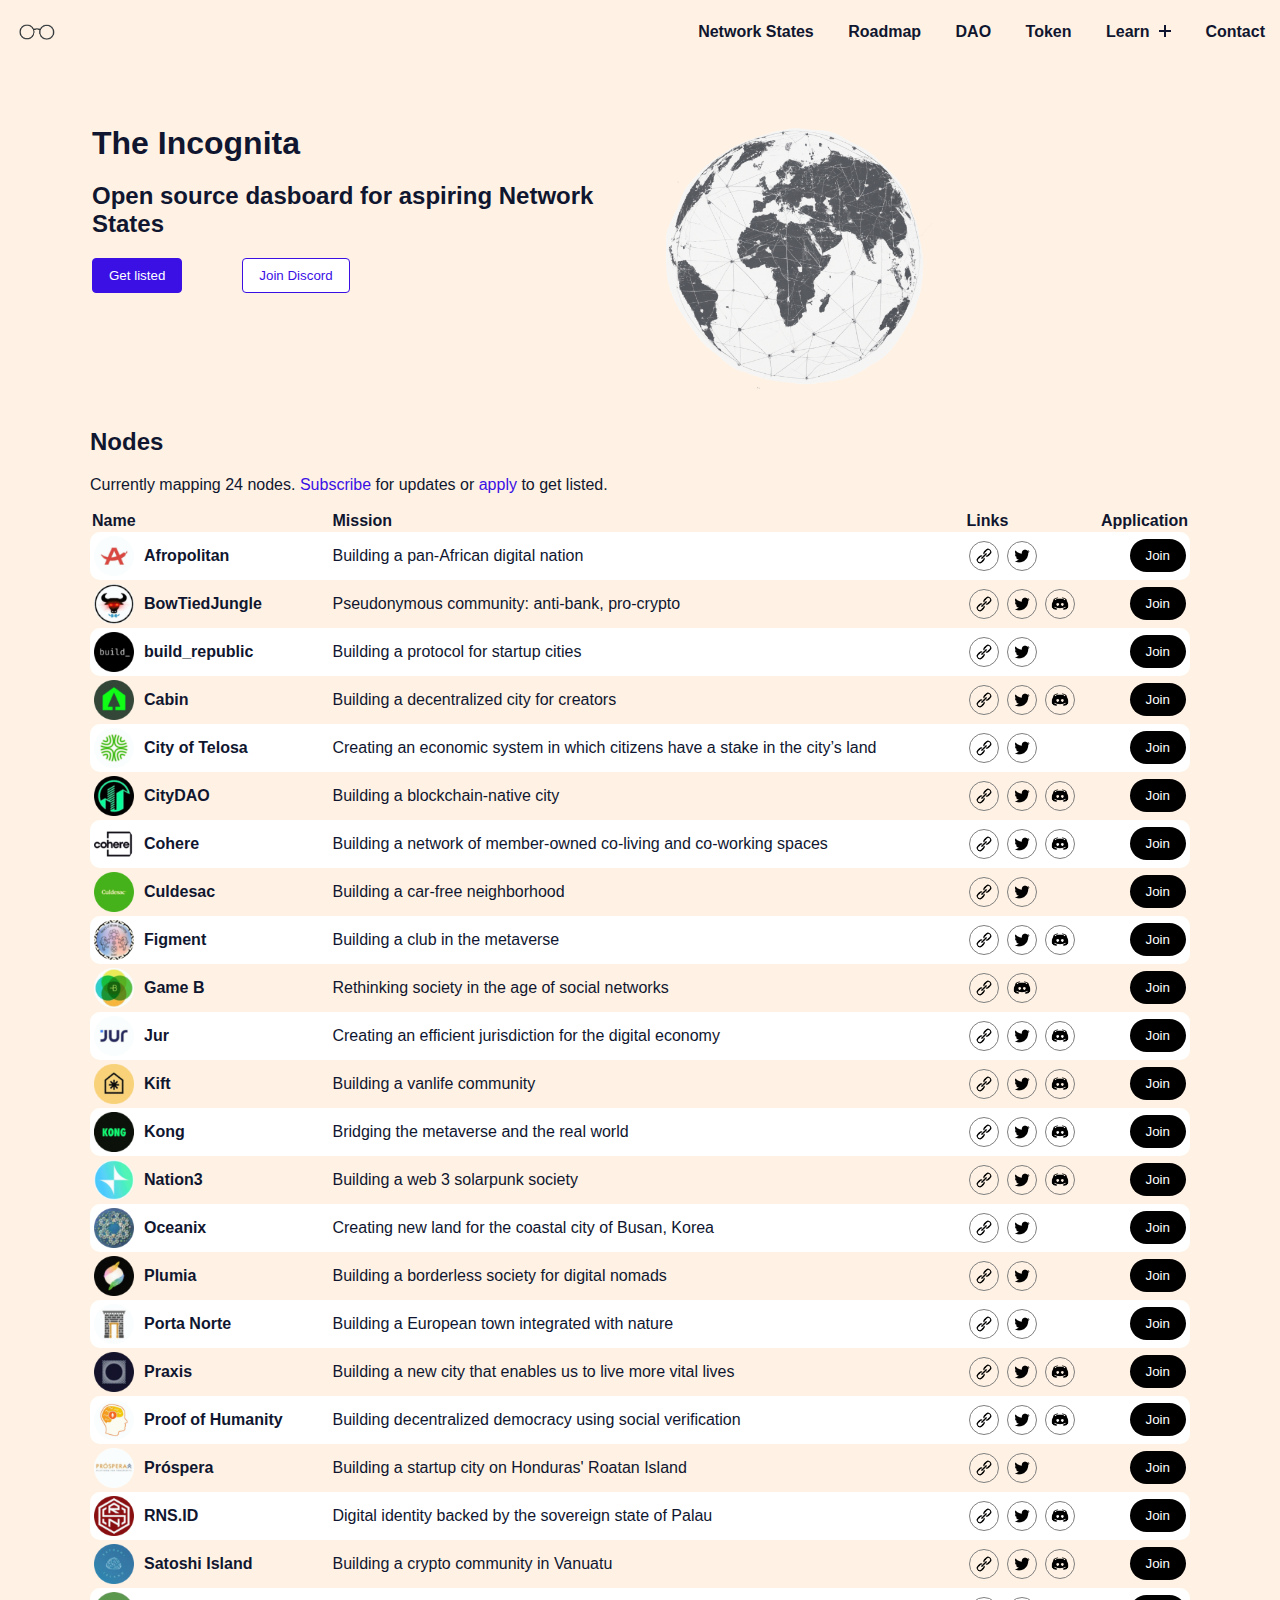
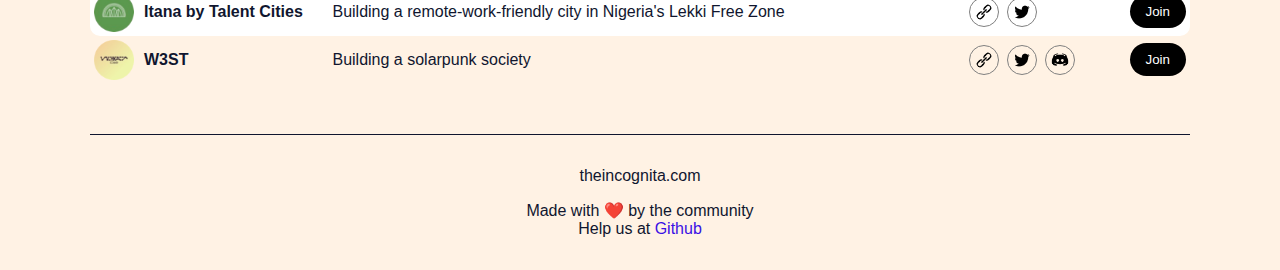
<file: index.html>
<!DOCTYPE html>
<html>
  <head>
    <title>The Incognita | - Open source dasboard for Network States</title>
    <link rel="canonical" href="https://theincognita.com/" />
    <link rel="stylesheet" type="text/css" href="style.css" />
    <meta name="viewport" content="width=device-width, initial-scale=1.0" />
    <link rel="shortcut icon" type="favicon" href="icons/favicon.ico" />
  </head>

  
    <header class="header">
      <div class="container-header">
        <div class="header-main">
          <div class="logo">
            <a href="/">
              <img src="icons/theIncognitaLogo.png" alt="Incognita logo"
            /></a>
          </div>
          <div class="open-nav-menu">
            <span></span>
          </div>
          <div class="menu-overlay"></div>
          <nav class="nav-menu">
            <div class="close-nav-menu">
              <img src="icons/closex.svg" alt="close" />
            </div>
            <ul class="menu">
              <li class="menu-item"><a href="network-states">Network States</a></li>
              <li class="menu-item"><a href="roadmap">Roadmap</a></li>
              <li class="menu-item"><a href="dao">DAO</a></li>
              <li class="menu-item"><a href="token">Token</a></li>
              <li class="menu-item menu-item-has-children">
                <a
                  href="learn/learn-how-to-establish-a-network-state"
                  data-toggle="sub-menu"
                  >Learn <i class="plus"></i
                ></a>
                <ul class="sub-menu">
                  <li class="menu-item">
                    <a href="learn/learn-how-to-establish-a-network-state"
                      >How to establish a network state</a
                    >
                  </li>
                  <li class="menu-item"><a href="#">Podcasts</a></li>
                </ul>
              </li>
              <li class="menu-item"><a href="contact">Contact</a></li>
            </ul>
          </nav>
        </div>
      </div>
    </header>
    <!-- Hero start here -->
    <main class="container">
      <section class="hero">
        <div class="hero-left">
          <h1>The Incognita</h1>
          <h2>Open source dasboard for aspiring Network States</h2>
          <div class="cta-container">
            <button class="cta-hero left" id="openPopup">Get listed</button>
            <div id="popup" class="popup-hidden">
              <div class="popup-content" tabindex="0">
                <span id="closePopup" class="close">&times;</span>
                <form action="https://submit-form.com/OkZ4UNir">
                  <label for="name">Network State Name</label>
                  <input
                    type="hidden"
                    name="_redirect"
                    value="https://theincognita.com/thanks.html"
                  />
                  <input type="hidden" name="_append" value="false" />
                  <input
                    type="text"
                    id="name"
                    name="name"
                    placeholder="Name"
                    required="true"
                  />
                  <label for="website">
                    <label for="website">Website</label>
                    <input
                      type="text"
                      id="website"
                      name="website"
                      placeholder="URL"
                      required="true"
                    />
                    <label for="mission">Mission (Max 80 characters)</label>
                    <input
                      type="text"
                      id="mission"
                      name="mission"
                      maxlength="80"
                      placeholder="Mission"
                      required="true"
                    />
                    <label for="twitter">Twitter</label>
                    <input
                      type="text"
                      id="twitter"
                      name="twitter"
                      placeholder="URL"
                    />
                    <label for="discord">Discord</label>
                    <input
                      type="text"
                      id="discord"
                      name="discord"
                      placeholder="URL"
                    />
                    <label for="applicationLink">Application Link</label>
                    <input
                      type="text"
                      id="applicationLink"
                      name="applicationLink"
                      placeholder="URL"
                      required="true"
                    />
                    <label for="email">Email (Internal use only)</label>
                    <input
                      type="email"
                      id="email"
                      name="email"
                      placeholder="EMAIL"
                      required="true"
                    />
                    <button type="submit">Apply Now</button>
                  </form>
                </div>
              </div>
              
            </div>
            <a href="https://discord.gg/EyvF2fEqWT" target="_blank">
              <button class="cta-hero right">Join Discord</button></a
            >
          </div>
          <div class="hero-right hidden-mobile">
            <img src="pictures/theIncognitaHero.png" alt="TheIncognitaHero" />
          </div>
        </section>
      <!-- Hero section end here -->

      <section class="header-h2">
        <h2 id="header-h2">Nodes</h2>
        <p id="header-h2">
          Currently mapping 24 nodes.
          <a href="https://twitter.com/incognitaeth" target="_blank"
            >Subscribe</a
          >
          for updates or <a href="apply">apply</a> to get listed.
        </p>
      </section>
      <!-- Table header starts here -->
      <table>
        <tr>
          <th>Name</th>
          <th>Column 2</th>
          <th></th>
          <th>Mission</th>
          <th>Links</th>
          <th class="text-right">Application</th>
        </tr>
        <!-- Table 2 uneven starts here -->
        <tr>
          <td class="td-left-corners">
            <a href="https://afropolitan.io/" target="_blank"
              ><img src="logos/afropolitan.png" alt="Afropolitan"
            /></a>
          </td>
          <td>
            <a href="https://afropolitan.io/" target="_blank">
              <h4>Afropolitan</h4> </a
            >Building a pan-African digital nation
            <br />
            <a href="https://afropolitan.io/" target="_blank"
              ><img src="icons/link60x60.png" alt="Link" id="social-icons"
            /></a>
            <a href="https://twitter.com/afropolitan" target="_blank"
              ><img
                src="icons/twitter60x60.png"
                alt="Twitter"
                id="social-icons"
            /></a>
          </td>
          <td>
            <a href="https://afropolitan.io/" target="_blank">
              <h4>Afropolitan</h4>
            </a>
          </td>
          <td>Building a pan-African digital nation</td>
          <td>
            <a href="https://afropolitan.io/" target="_blank"
              ><img src="icons/link60x60.png" alt="Link" id="social-icons"
            /></a>
            <a href="https://twitter.com/afropolitan" target="_blank"
              ><img
                src="icons/twitter60x60.png"
                alt="Twitter"
                id="social-icons"
            /></a>
          </td>
          <td class="td-right-corners">
            <a
              href="https://2diidsvpe0l.typeform.com/to/FxdsdaMB?typeform-source=t.co"
              target="_blank"
              ><button class="cta">Join</button></a
            >
          </td>
        </tr>

        <!-- Table 3 even starts here -->
        <tr>
          <td>
            <a href="https://bowtiedisland.com" target="_blank"
              ><img src="logos/bowtiedjungle.png" alt="BowTiedJungle"
            /></a>
          </td>
          <td>
            <a href="https://bowtiedisland.com" target="_blank">
              <h4>BowTiedJungle</h4> </a
            >Pseudonymous community: anti-bank, pro-crypto
            <br />
            <a href="https://bowtiedisland.com" target="_blank"
              ><img src="icons/link60x60.png" alt="Link" id="social-icons"
            /></a>
            <a href="https://twitter.com/bowtiedbull" target="_blank"
              ><img
                src="icons/twitter60x60.png"
                alt="Twitter"
                id="social-icons"
            /></a>
            <a href="https://discord.com/invite/hb74V2mZck" target="_blank"
              ><img
                src="icons/discord 60x60.png"
                alt="Discord"
                id="social-icons"
            /></a>
          </td>
          <td>
            <a href="https://bowtiedisland.com" target="_blank">
              <h4>BowTiedJungle</h4>
            </a>
          </td>
          <td>Pseudonymous community: anti-bank, pro-crypto</td>
          <td>
            <a href="https://bowtiedisland.com" target="_blank"
              ><img src="icons/link60x60.png" alt="Link" id="social-icons"
            /></a>
            <a href="https://twitter.com/bowtiedbull" target="_blank"
              ><img
                src="icons/twitter60x60.png"
                alt="Twitter"
                id="social-icons"
            /></a>
            <a href="https://discord.com/invite/hb74V2mZck" target="_blank"
              ><img
                src="icons/discord 60x60.png"
                alt="Discord"
                id="social-icons"
            /></a>
          </td>
          <td class="td-right-corners">
            <a
              href="https://bowtiedbull.substack.com/p/bowtiedbull-faq-will-be-updated-over"
              target="_blank"
              ><button class="cta">Join</button></a
            >
          </td>
        </tr>

        <!-- Table 4 uneven starts here -->
        <tr>
          <td class="td-left-corners">
            <a href="https://buildcities.network" target="_blank"
              ><img src="logos/build_republic.png" alt="build_republic"
            /></a>
          </td>
          <td>
            <a href="https://buildcities.network" target="_blank">
              <h4>build_republic</h4> </a
            >Building a protocol for startup cities
            <br />
            <a href="https://buildcities.network" target="_blank"
              ><img src="icons/link60x60.png" alt="Link" id="social-icons"
            /></a>
            <a href="https://twitter.com/buildcities" target="_blank"
              ><img
                src="icons/twitter60x60.png"
                alt="Twitter"
                id="social-icons"
            /></a>
          </td>
          <td>
            <a href="https://buildcities.network" target="_blank">
              <h4>build_republic</h4>
            </a>
          </td>
          <td>Building a protocol for startup cities</td>
          <td>
            <a href="https://buildcities.network" target="_blank"
              ><img src="icons/link60x60.png" alt="Link" id="social-icons"
            /></a>
            <a href="https://twitter.com/buildcities" target="_blank"
              ><img
                src="icons/twitter60x60.png"
                alt="Twitter"
                id="social-icons"
            /></a>
          </td>
          <td class="td-right-corners">
            <a
              href="https://buildcities.typeform.com/to/POkCqQpD"
              target="_blank"
              ><button class="cta">Join</button></a
            >
          </td>
        </tr>

        <!-- Table 5 even starts here -->
        <tr>
          <td>
            <a href="https://creatorcabins.com" target="_blank"
              ><img src="logos/cabin.png" alt="Cabin"
            /></a>
          </td>
          <td>
            <a href="Cabin"> <h4>Cabin</h4> </a>Building a decentralized city
            for creators
            <br />
            <a href="https://creatorcabins.com" target="_blank"
              ><img src="icons/link60x60.png" alt="Link" id="social-icons"
            /></a>
            <a href="https://twitter.com/creatorcabins" target="_blank"
              ><img
                src="icons/twitter60x60.png"
                alt="Twitter"
                id="social-icons"
            /></a>
            <a href="https://discord.com/invite/ttgRU7QKVE" target="_blank"
              ><img
                src="icons/discord 60x60.png"
                alt="Discord"
                id="social-icons"
            /></a>
          </td>
          <td>
            <a href="https://creatorcabins.com" target="_blank">
              <h4>Cabin</h4>
            </a>
          </td>
          <td>Building a decentralized city for creators</td>
          <td>
            <a href="https://creatorcabins.com" target="_blank"
              ><img src="icons/link60x60.png" alt="Link" id="social-icons"
            /></a>
            <a href="https://twitter.com/creatorcabins" target="_blank"
              ><img
                src="icons/twitter60x60.png"
                alt="Twitter"
                id="social-icons"
            /></a>
            <a href="https://discord.com/invite/ttgRU7QKVE" target="_blank"
              ><img
                src="icons/discord 60x60.png"
                alt="Discord"
                id="social-icons"
            /></a>
          </td>
          <td class="td-right-corners">
            <a href="https://discord.com/invite/ttgRU7QKVE" target="_blank"
              ><button class="cta">Join</button></a
            >
          </td>
        </tr>

        <!-- Table 6 uneven starts here -->
        <tr>
          <td class="td-left-corners">
            <a href="https://cityoftelosa.com" target="_blank"
              ><img src="logos/city-of-telosa.png" alt="City of Telosa"
            /></a>
          </td>
          <td>
            <a href="https://cityoftelosa.com" target="_blank">
              <h4>City of Telosa</h4> </a
            >Creating an economic system in which citizens have a stake in the
            city’s land
            <br />
            <a href="https://cityoftelosa.com" target="_blank"
              ><img src="icons/link60x60.png" alt="Link" id="social-icons"
            /></a>
            <a href="https://twitter.com/CityofTelosa" target="_blank"
              ><img
                src="icons/twitter60x60.png"
                alt="Twitter"
                id="social-icons"
            /></a>
          </td>
          <td>
            <a href="https://cityoftelosa.com" target="_blank">
              <h4>City of Telosa</h4>
            </a>
          </td>
          <td>
            Creating an economic system in which citizens have a stake in the
            city’s land
          </td>
          <td>
            <a href="https://cityoftelosa.com" target="_blank"
              ><img src="icons/link60x60.png" alt="Link" id="social-icons"
            /></a>
            <a href="https://twitter.com/CityofTelosa" target="_blank"
              ><img
                src="icons/twitter60x60.png"
                alt="Twitter"
                id="social-icons"
            /></a>
          </td>
          <td class="td-right-corners">
            <a href="https://cityoftelosa.com/contact-us" target="_blank"
              ><button class="cta">Join</button></a
            >
          </td>
        </tr>

        <!-- Table 7 even starts here -->
        <tr>
          <td>
            <a href="https://citydao.io" target="_blank"
              ><img src="logos/citydao.png" alt="CityDAO"
            /></a>
          </td>
          <td>
            <a href="https://citydao.io" target="_blank"> <h4>CityDAO</h4> </a
            >Building a blockchain-native city
            <br />
            <a href="https://citydao.io" target="_blank"
              ><img src="icons/link60x60.png" alt="Link" id="social-icons"
            /></a>
            <a href="https://twitter.com/CityDAO" target="_blank"
              ><img
                src="icons/twitter60x60.png"
                alt="Twitter"
                id="social-icons"
            /></a>
            <a href="https://discord.gg/B9YbPNwcD3" target="_blank"
              ><img
                src="icons/discord 60x60.png"
                alt="Discord"
                id="social-icons"
            /></a>
          </td>
          <td>
            <a href="https://citydao.io" target="_blank">
              <h4>CityDAO</h4>
            </a>
          </td>
          <td>Building a blockchain-native city</td>
          <td>
            <a href="https://citydao.io" target="_blank"
              ><img src="icons/link60x60.png" alt="Link" id="social-icons"
            /></a>
            <a href="https://twitter.com/CityDAO" target="_blank"
              ><img
                src="icons/twitter60x60.png"
                alt="Twitter"
                id="social-icons"
            /></a>
            <a href="https://discord.gg/B9YbPNwcD3" target="_blank"
              ><img
                src="icons/discord 60x60.png"
                alt="Discord"
                id="social-icons"
            /></a>
          </td>
          <td class="td-right-corners">
            <a href="https://discord.gg/B9YbPNwcD3" target="_blank"
              ><button class="cta">Join</button></a
            >
          </td>
        </tr>

        <!-- Table 8 uneven starts here -->
        <tr>
          <td class="td-left-corners">
            <a href="https://cohere.network" target="_blank"
              ><img src="logos/cohere.png" alt="Cohere"
            /></a>
          </td>
          <td>
            <a href="https://cohere.network" target="_blank">
              <h4>Cohere</h4> </a
            >Building a network of member-owned co-living and co-working spaces
            <br />
            <a href="https://cohere.network" target="_blank"
              ><img src="icons/link60x60.png" alt="Link" id="social-icons"
            /></a>
            <a href="http://social.cohere.network/twitter" target="_blank"
              ><img
                src="icons/twitter60x60.png"
                alt="Twitter"
                id="social-icons"
            /></a>
            <a href="https://t.co/hjtbufhZqu" target="_blank"
              ><img
                src="icons/discord 60x60.png"
                alt="Discord"
                id="social-icons"
            /></a>
          </td>
          <td>
            <a href="https://cohere.network" target="_blank">
              <h4>Cohere</h4>
            </a>
          </td>
          <td>
            Building a network of member-owned co-living and co-working spaces
          </td>
          <td>
            <a href="https://cohere.network" target="_blank"
              ><img src="icons/link60x60.png" alt="Link" id="social-icons"
            /></a>
            <a href="http://social.cohere.network/twitter" target="_blank"
              ><img
                src="icons/twitter60x60.png"
                alt="Twitter"
                id="social-icons"
            /></a>
            <a href="https://t.co/hjtbufhZqu" target="_blank"
              ><img
                src="icons/discord 60x60.png"
                alt="Discord"
                id="social-icons"
            /></a>
          </td>
          <td class="td-right-corners">
            <a href="https://www.cohere.network/join/waitlist" target="_blank"
              ><button class="cta">Join</button></a
            >
          </td>
        </tr>

        <!-- Table 9 even starts here -->
        <tr>
          <td>
            <a href="https://culdesac.com" target="_blank"
              ><img src="logos/culdesac.png" alt="Culdesac"
            /></a>
          </td>
          <td>
            <a href="https://culdesac.com" target="_blank">
              <h4>Culdesac</h4> </a
            >Building a car-free neighborhood
            <br />
            <a href="https://culdesac.com" target="_blank"
              ><img src="icons/link60x60.png" alt="Link" id="social-icons"
            /></a>
            <a href="https://twitter.com/culdesac" target="_blank"
              ><img
                src="icons/twitter60x60.png"
                alt="Twitter"
                id="social-icons"
            /></a>
          </td>
          <td>
            <a href="https://culdesac.com" target="_blank">
              <h4>Culdesac</h4>
            </a>
          </td>
          <td>Building a car-free neighborhood</td>
          <td>
            <a href="https://culdesac.com" target="_blank"
              ><img src="icons/link60x60.png" alt="Link" id="social-icons"
            /></a>
            <a href="https://twitter.com/culdesac" target="_blank"
              ><img
                src="icons/twitter60x60.png"
                alt="Twitter"
                id="social-icons"
            /></a>
          </td>
          <td class="td-right-corners">
            <a href="https://culdesac.com/join-us" target="_blank"
              ><button class="cta">Join</button></a
            >
          </td>
        </tr>

        <!-- Table 10 uneven starts here -->
        <tr>
          <td class="td-left-corners">
            <a href="https://country.figment.live" target="_blank"
              ><img src="logos/figment.png" alt="Figment"
            /></a>
          </td>
          <td>
            <a href="https://country.figment.live" target="_blank">
              <h4>Figment</h4> </a
            >Building a club in the metaverse
            <br />
            <a href="https://country.figment.live" target="_blank"
              ><img src="icons/link60x60.png" alt="Link" id="social-icons"
            /></a>
            <a href="https://mobile.twitter.com/livefigment" target="_blank"
              ><img
                src="icons/twitter60x60.png"
                alt="Twitter"
                id="social-icons"
            /></a>
            <a href="https://discord.gg/PFvN2rFwbr" target="_blank"
              ><img
                src="icons/discord 60x60.png"
                alt="Discord"
                id="social-icons"
            /></a>
          </td>
          <td>
            <a href="https://country.figment.live" target="_blank">
              <h4>Figment</h4>
            </a>
          </td>
          <td>Building a club in the metaverse</td>
          <td>
            <a href="https://country.figment.live" target="_blank"
              ><img src="icons/link60x60.png" alt="Link" id="social-icons"
            /></a>
            <a href="https://mobile.twitter.com/livefigment" target="_blank"
              ><img
                src="icons/twitter60x60.png"
                alt="Twitter"
                id="social-icons"
            /></a>
            <a href="https://discord.gg/PFvN2rFwbr" target="_blank"
              ><img
                src="icons/discord 60x60.png"
                alt="Discord"
                id="social-icons"
            /></a>
          </td>
          <td class="td-right-corners">
            <a href="https://country.figment.live" target="_blank"
              ><button class="cta">Join</button></a
            >
          </td>
        </tr>

        <!-- Table 11 even starts here -->
        <tr>
          <td>
            <a href="https://www.game-b.org" target="_blank"
              ><img src="logos/game-b.png" alt="Game B"
            /></a>
          </td>
          <td>
            <a href="https://www.game-b.org" target="_blank">
              <h4>Game B</h4> </a
            >Rethinking society in the age of social networks
            <br />
            <a href="https://www.game-b.org" target="_blank"
              ><img src="icons/link60x60.png" alt="Link" id="social-icons"
            /></a>
            <a href="https://discord.gg/Gm9nEZJ" target="_blank"
              ><img
                src="icons/discord 60x60.png"
                alt="Discord"
                id="social-icons"
            /></a>
          </td>
          <td>
            <a href="https://www.game-b.org" target="_blank">
              <h4>Game B</h4>
            </a>
          </td>
          <td>Rethinking society in the age of social networks</td>
          <td>
            <a href="https://www.game-b.org" target="_blank"
              ><img src="icons/link60x60.png" alt="Link" id="social-icons"
            /></a>
            <a href="https://discord.gg/Gm9nEZJ" target="_blank"
              ><img
                src="icons/discord 60x60.png"
                alt="Discord"
                id="social-icons"
            /></a>
          </td>
          <td class="td-right-corners">
            <a href="https://www.game-b.org/sign_up" target="_blank"
              ><button class="cta">Join</button></a
            >
          </td>
        </tr>

        <!-- Table 12 uneven starts here -->
        <tr>
          <td class="td-left-corners">
            <a href="https://jur.io" target="_blank"
              ><img src="logos/jur.png" alt="Jur"
            /></a>
          </td>
          <td>
            <a href="https://jur.io" target="_blank"> <h4>Jur</h4> </a>Creating
            an efficient jurisdiction for the digital economy
            <br />
            <a href="https://jur.io" target="_blank"
              ><img src="icons/link60x60.png" alt="Link" id="social-icons"
            /></a>
            <a href="https://twitter.com/JurProject" target="_blank"
              ><img
                src="icons/twitter60x60.png"
                alt="Twitter"
                id="social-icons"
            /></a>
            <a href="https://discord.gg/hy8XysxVUZ" target="_blank"
              ><img
                src="icons/discord 60x60.png"
                alt="Discord"
                id="social-icons"
            /></a>
          </td>
          <td>
            <a href="https://jur.io" target="_blank">
              <h4>Jur</h4>
            </a>
          </td>
          <td>Creating an efficient jurisdiction for the digital economy</td>
          <td>
            <a href="https://jur.io" target="_blank"
              ><img src="icons/link60x60.png" alt="Link" id="social-icons"
            /></a>
            <a href="https://twitter.com/JurProject" target="_blank"
              ><img
                src="icons/twitter60x60.png"
                alt="Twitter"
                id="social-icons"
            /></a>
            <a href="https://discord.gg/hy8XysxVUZ" target="_blank"
              ><img
                src="icons/discord 60x60.png"
                alt="Discord"
                id="social-icons"
            /></a>
          </td>
          <td class="td-right-corners">
            <a href="https://jur.io/citizenshipNFT" target="_blank"
              ><button class="cta">Join</button></a
            >
          </td>
        </tr>

        <!-- Table 13 even starts here -->
        <tr>
          <td>
            <a href="https://www.kift.com" target="_blank"
              ><img src="logos/kift.png" alt="Kift"
            /></a>
          </td>
          <td>
            <a href="https://www.kift.com" target="_blank"> <h4>Kift</h4> </a
            >Building a vanlife community
            <br />
            <a href="https://www.kift.com" target="_blank"
              ><img src="icons/link60x60.png" alt="Link" id="social-icons"
            /></a>
            <a href="https://twitter.com/kiftlife" target="_blank"
              ><img
                src="icons/twitter60x60.png"
                alt="Twitter"
                id="social-icons"
            /></a>
            <a href="https://discord.gg/tSKesnsPWu" target="_blank"
              ><img
                src="icons/discord 60x60.png"
                alt="Discord"
                id="social-icons"
            /></a>
          </td>
          <td>
            <a href="https://www.kift.com" target="_blank">
              <h4>Kift</h4>
            </a>
          </td>
          <td>Building a vanlife community</td>
          <td>
            <a href="https://www.kift.com" target="_blank"
              ><img src="icons/link60x60.png" alt="Link" id="social-icons"
            /></a>
            <a href="https://twitter.com/kiftlife" target="_blank"
              ><img
                src="icons/twitter60x60.png"
                alt="Twitter"
                id="social-icons"
            /></a>
            <a href="https://discord.gg/tSKesnsPWu" target="_blank"
              ><img
                src="icons/discord 60x60.png"
                alt="Discord"
                id="social-icons"
            /></a>
          </td>
          <td class="td-right-corners">
            <a href="https://www.kift.com/membership" target="_blank"
              ><button class="cta">Join</button></a
            >
          </td>
        </tr>

        <!-- Table 14 uneven starts here -->
        <tr>
          <td class="td-left-corners">
            <a href="https://kong.land" target="_blank"
              ><img src="logos/kong.png" alt="Kong"
            /></a>
          </td>
          <td>
            <a href="https://kong.land" target="_blank"> <h4>Kong</h4> </a
            >Bridging the metaverse and the real world
            <br />
            <a href="https://kong.land" target="_blank"
              ><img src="icons/link60x60.png" alt="Link" id="social-icons"
            /></a>
            <a href="https://twitter.com/Kongiscash" target="_blank"
              ><img
                src="icons/twitter60x60.png"
                alt="Twitter"
                id="social-icons"
            /></a>
            <a href="https://discord.gg/dypeg4JfTX" target="_blank"
              ><img
                src="icons/discord 60x60.png"
                alt="Discord"
                id="social-icons"
            /></a>
          </td>
          <td>
            <a href="https://kong.land" target="_blank">
              <h4>Kong</h4>
            </a>
          </td>
          <td>Bridging the metaverse and the real world</td>
          <td>
            <a href="https://kong.land" target="_blank"
              ><img src="icons/link60x60.png" alt="Link" id="social-icons"
            /></a>
            <a href="https://twitter.com/Kongiscash" target="_blank"
              ><img
                src="icons/twitter60x60.png"
                alt="Twitter"
                id="social-icons"
            /></a>
            <a href="https://discord.gg/dypeg4JfTX" target="_blank"
              ><img
                src="icons/discord 60x60.png"
                alt="Discord"
                id="social-icons"
            /></a>
          </td>
          <td class="td-right-corners">
            <a
              href="https://app.uniswap.org/#/swap?exactField=output&exactAmount=1&outputCurrency=0x77F0cc420dEa0aE726Db6Bef1460A4B69176A8Ea&chain=mainnet"
              target="_blank"
              ><button class="cta">Join</button></a
            >
          </td>
        </tr>

        <!-- Table 15 even starts here -->
        <tr>
          <td>
            <a href="https://nation3.org" target="_blank"
              ><img src="logos/nation3.png" alt="Nation3"
            /></a>
          </td>
          <td>
            <a href="https://nation3.org" target="_blank"> <h4>Nation3</h4> </a
            >Building a web 3 solarpunk society
            <br />
            <a href="https://nation3.org" target="_blank"
              ><img src="icons/link60x60.png" alt="Link" id="social-icons"
            /></a>
            <a href="https://twitter.com/Nation3DAO" target="_blank"
              ><img
                src="icons/twitter60x60.png"
                alt="Twitter"
                id="social-icons"
            /></a>
            <a
              href="https://discordapp.page.link/?link=https%3A%2F%2Fdiscord.gg%2Fnation3-690584551239581708%3FattemptId%3D4ca25c48-3fdb-4889-a033-d50f277262f9&apn=com.discord&isi=985746746&ibi=com.hammerandchisel.discord&sd=Your%20place%20to%20talk%20with%20communities%20and%20friends.&efr=1"
              target="_blank"
              ><img
                src="icons/discord 60x60.png"
                alt="Discord"
                id="social-icons"
            /></a>
          </td>
          <td>
            <a href="https://nation3.org" target="_blank">
              <h4>Nation3</h4>
            </a>
          </td>
          <td>Building a web 3 solarpunk society</td>
          <td>
            <a href="https://nation3.org" target="_blank"
              ><img src="icons/link60x60.png" alt="Link" id="social-icons"
            /></a>
            <a href="https://twitter.com/Nation3DAO" target="_blank"
              ><img
                src="icons/twitter60x60.png"
                alt="Twitter"
                id="social-icons"
            /></a>
            <a
              href="https://discordapp.page.link/?link=https%3A%2F%2Fdiscord.gg%2Fnation3-690584551239581708%3FattemptId%3D4ca25c48-3fdb-4889-a033-d50f277262f9&apn=com.discord&isi=985746746&ibi=com.hammerandchisel.discord&sd=Your%20place%20to%20talk%20with%20communities%20and%20friends.&efr=1"
              target="_blank"
              ><img
                src="icons/discord 60x60.png"
                alt="Discord"
                id="social-icons"
            /></a>
          </td>
          <td class="td-right-corners">
            <a href="https://app.nation3.org" target="_blank"
              ><button class="cta">Join</button></a
            >
          </td>
        </tr>

        <!-- Table 16 uneven starts here -->
        <tr>
          <td class="td-left-corners">
            <a href="https://oceanixcity.com" target="_blank"
              ><img src="logos/oceanix.png" alt="Oceanix"
            /></a>
          </td>
          <td>
            <a href="https://oceanixcity.com" target="_blank">
              <h4>Oceanix</h4> </a
            >Creating new land for the coastal city of Busan, Korea
            <br />
            <a href="https://oceanixcity.com" target="_blank"
              ><img src="icons/link60x60.png" alt="Link" id="social-icons"
            /></a>
            <a href="https://twitter.com/OceanixCity" target="_blank"
              ><img
                src="icons/twitter60x60.png"
                alt="Twitter"
                id="social-icons"
            /></a>
          </td>
          <td>
            <a href="https://oceanixcity.com" target="_blank">
              <h4>Oceanix</h4>
            </a>
          </td>
          <td>Creating new land for the coastal city of Busan, Korea</td>
          <td>
            <a href="https://oceanixcity.com" target="_blank"
              ><img src="icons/link60x60.png" alt="Link" id="social-icons"
            /></a>
            <a href="https://twitter.com/OceanixCity" target="_blank"
              ><img
                src="icons/twitter60x60.png"
                alt="Twitter"
                id="social-icons"
            /></a>
          </td>
          <td class="td-right-corners">
            <a href="https://oceanixcity.com/contact-us" target="_blank"
              ><button class="cta">Join</button></a
            >
          </td>
        </tr>

        <!-- Table 17 even starts here -->
        <tr>
          <td>
            <a href="https://plumia.org" target="_blank"
              ><img src="logos/plumia.png" alt="Plumia"
            /></a>
          </td>
          <td>
            <a href="https://plumia.org" target="_blank"> <h4>Plumia</h4> </a
            >Building a borderless society for digital nomads
            <br />
            <a href="https://plumia.org" target="_blank"
              ><img src="icons/link60x60.png" alt="Link" id="social-icons"
            /></a>
            <a href="https://twitter.com/PlumiaCountry" target="_blank"
              ><img
                src="icons/twitter60x60.png"
                alt="Twitter"
                id="social-icons"
            /></a>
          </td>
          <td>
            <a href="https://plumia.org" target="_blank">
              <h4>Plumia</h4>
            </a>
          </td>
          <td>Building a borderless society for digital nomads</td>
          <td>
            <a href="https://plumia.org" target="_blank"
              ><img src="icons/link60x60.png" alt="Link" id="social-icons"
            /></a>
            <a href="https://twitter.com/PlumiaCountry" target="_blank"
              ><img
                src="icons/twitter60x60.png"
                alt="Twitter"
                id="social-icons"
            /></a>
          </td>
          <td class="td-right-corners">
            <a href="https://plumia.org/apply-now/" target="_blank"
              ><button class="cta">Join</button></a
            >
          </td>
        </tr>

        <!-- Table 18 uneven starts here -->
        <tr>
          <td class="td-left-corners">
            <a href="https://en.portanorte.com" target="_blank"
              ><img src="logos/porta-norte.png" alt="Porta Norte"
            /></a>
          </td>
          <td>
            <a href="https://en.portanorte.com" target="_blank">
              <h4>Porta Norte</h4> </a
            >Building a European town integrated with nature
            <br />
            <a href="https://en.portanorte.com" target="_blank"
              ><img src="icons/link60x60.png" alt="Link" id="social-icons"
            /></a>
            <a href="https://twitter.com/portanortepa?lang=en" target="_blank"
              ><img
                src="icons/twitter60x60.png"
                alt="Twitter"
                id="social-icons"
            /></a>
          </td>
          <td>
            <a href="https://en.portanorte.com" target="_blank">
              <h4>Porta Norte</h4>
            </a>
          </td>
          <td>Building a European town integrated with nature</td>
          <td>
            <a href="https://en.portanorte.com" target="_blank"
              ><img src="icons/link60x60.png" alt="Link" id="social-icons"
            /></a>
            <a href="https://twitter.com/portanortepa?lang=en" target="_blank"
              ><img
                src="icons/twitter60x60.png"
                alt="Twitter"
                id="social-icons"
            /></a>
          </td>
          <td class="td-right-corners">
            <a
              href="https://docs.google.com/forms/d/e/1FAIpQLSdz0PeGE7lMo3q97xDuahbON1HQhTyaGMch21svpi54CXcZFg/viewform"
              target="_blank"
              ><button class="cta">Join</button></a
            >
          </td>
        </tr>

        <!-- Table 19 even starts here -->
        <tr>
          <td>
            <a href="https://praxissociety.com" target="_blank"
              ><img src="logos/praxis.png" alt="Praxis"
            /></a>
          </td>
          <td>
            <a href="https://praxissociety.com" target="_blank">
              <h4>Praxis</h4> </a
            >Building a new city that enables us to live more vital lives
            <br />
            <a href="https://praxissociety.com" target="_blank"
              ><img src="icons/link60x60.png" alt="Link" id="social-icons"
            /></a>
            <a href="https://twitter.com/PraxisSociety" target="_blank"
              ><img
                src="icons/twitter60x60.png"
                alt="Twitter"
                id="social-icons"
            /></a>
            <a href="https://discord.gg/praxis" target="_blank"
              ><img
                src="icons/discord 60x60.png"
                alt="Discord"
                id="social-icons"
            /></a>
          </td>
          <td>
            <a href="https://praxissociety.com" target="_blank">
              <h4>Praxis</h4>
            </a>
          </td>
          <td>Building a new city that enables us to live more vital lives</td>
          <td>
            <a href="https://praxissociety.com" target="_blank"
              ><img src="icons/link60x60.png" alt="Link" id="social-icons"
            /></a>
            <a href="https://twitter.com/PraxisSociety" target="_blank"
              ><img
                src="icons/twitter60x60.png"
                alt="Twitter"
                id="social-icons"
            /></a>
            <a href="https://discord.gg/praxis" target="_blank"
              ><img
                src="icons/discord 60x60.png"
                alt="Discord"
                id="social-icons"
            /></a>
          </td>
          <td class="td-right-corners">
            <a href="https://www.praxissociety.com/apply" target="_blank"
              ><button class="cta">Join</button></a
            >
          </td>
        </tr>

        <!-- Table 20 uneven starts here -->
        <tr>
          <td class="td-left-corners">
            <a href="https://www.proofofhumanity.org" target="_blank"
              ><img src="logos/proof-of-humanity.png" alt="Proof of Humanity"
            /></a>
          </td>
          <td>
            <a href="https://www.proofofhumanity.org" target="_blank">
              <h4>Proof of Humanity</h4> </a
            >Building decentralized democracy using social verification
            <br />
            <a href="https://www.proofofhumanity.org" target="_blank"
              ><img src="icons/link60x60.png" alt="Link" id="social-icons"
            /></a>
            <a href="https://twitter.com/pohdao" target="_blank"
              ><img
                src="icons/twitter60x60.png"
                alt="Twitter"
                id="social-icons"
            /></a>
            <a href="https://discord.gg/eQGnF6aW6p" target="_blank"
              ><img
                src="icons/discord 60x60.png"
                alt="Discord"
                id="social-icons"
            /></a>
          </td>
          <td>
            <a href="https://www.proofofhumanity.org" target="_blank">
              <h4>Proof of Humanity</h4>
            </a>
          </td>
          <td>Building decentralized democracy using social verification</td>
          <td>
            <a href="https://www.proofofhumanity.org" target="_blank"
              ><img src="icons/link60x60.png" alt="Link" id="social-icons"
            /></a>
            <a href="https://twitter.com/pohdao" target="_blank"
              ><img
                src="icons/twitter60x60.png"
                alt="Twitter"
                id="social-icons"
            /></a>
            <a href="https://discord.gg/eQGnF6aW6p" target="_blank"
              ><img
                src="icons/discord 60x60.png"
                alt="Discord"
                id="social-icons"
            /></a>
          </td>
          <td class="td-right-corners">
            <a href="https://www.proofofhumanity.org" target="_blank"
              ><button class="cta">Join</button></a
            >
          </td>
        </tr>

        <!-- Table 21 even starts here -->
        <tr>
          <td>
            <a href="https://prospera.hn" target="_blank"
              ><img src="logos/prospera.png" alt="Próspera"
            /></a>
          </td>
          <td>
            <a href="https://prospera.hn" target="_blank"> <h4>Próspera</h4> </a
            >Building a startup city on Honduras' Roatan Island
            <br />
            <a href="https://prospera.hn" target="_blank"
              ><img src="icons/link60x60.png" alt="Link" id="social-icons"
            /></a>
            <a href="https://twitter.com/ProsperaGlobal" target="_blank"
              ><img
                src="icons/twitter60x60.png"
                alt="Twitter"
                id="social-icons"
            /></a>
          </td>
          <td>
            <a href="https://prospera.hn" target="_blank">
              <h4>Próspera</h4>
            </a>
          </td>
          <td>Building a startup city on Honduras' Roatan Island</td>
          <td>
            <a href="https://prospera.hn" target="_blank"
              ><img src="icons/link60x60.png" alt="Link" id="social-icons"
            /></a>
            <a href="https://twitter.com/ProsperaGlobal" target="_blank"
              ><img
                src="icons/twitter60x60.png"
                alt="Twitter"
                id="social-icons"
            /></a>
          </td>
          <td class="td-right-corners">
            <a href="https://prospera.hn/residence-form" target="_blank"
              ><button class="cta">Join</button></a
            >
          </td>
        </tr>

        <!-- Table 22  uneven starts here -->
        <tr>
          <td class="td-left-corners">
            <a href="https://rns.id" target="_blank"
              ><img src="logos/rns-id.png" alt="RNS.ID"
            /></a>
          </td>
          <td>
            <a href="https://rns.id" target="_blank"> <h4>RNS.ID</h4> </a
            >Digital identity backed by the sovereign state of Palau
            <br />
            <a href="https://rns.id" target="_blank"
              ><img src="icons/link60x60.png" alt="Link" id="social-icons"
            /></a>
            <a href="https://twitter.com/RNS_global" target="_blank"
              ><img
                src="icons/twitter60x60.png"
                alt="Twitter"
                id="social-icons"
            /></a>
            <a href="https://discord.gg/rns" target="_blank"
              ><img
                src="icons/discord 60x60.png"
                alt="Discord"
                id="social-icons"
            /></a>
          </td>
          <td>
            <a href="https://rns.id" target="_blank">
              <h4>RNS.ID</h4>
            </a>
          </td>
          <td>Digital identity backed by the sovereign state of Palau</td>
          <td>
            <a href="https://rns.id" target="_blank"
              ><img src="icons/link60x60.png" alt="Link" id="social-icons"
            /></a>
            <a href="https://twitter.com/RNS_global" target="_blank"
              ><img
                src="icons/twitter60x60.png"
                alt="Twitter"
                id="social-icons"
            /></a>
            <a href="https://discord.gg/rns" target="_blank"
              ><img
                src="icons/discord 60x60.png"
                alt="Discord"
                id="social-icons"
            /></a>
          </td>
          <td class="td-right-corners">
            <a href="https://rns.id" target="_blank"
              ><button class="cta">Join</button></a
            >
          </td>
        </tr>

        <!-- Table 23 even starts here -->
        <tr>
          <td>
            <a href="https://satoshi-island.com" target="_blank"
              ><img src="logos/satoshi-island.png" alt="Satoshi Island"
            /></a>
          </td>
          <td>
            <a href="https://satoshi-island.com" target="_blank">
              <h4>Satoshi Island</h4> </a
            >Building a crypto community in Vanuatu
            <br />
            <a href="https://satoshi-island.com" target="_blank"
              ><img src="icons/link60x60.png" alt="Link" id="social-icons"
            /></a>
            <a href="https://twitter.com/satoshiisland" target="_blank"
              ><img
                src="icons/twitter60x60.png"
                alt="Twitter"
                id="social-icons"
            /></a>
            <a href="https://discord.gg/satoshiisland" target="_blank"
              ><img
                src="icons/discord 60x60.png"
                alt="Discord"
                id="social-icons"
            /></a>
          </td>
          <td>
            <a href="https://satoshi-island.com" target="_blank">
              <h4>Satoshi Island</h4>
            </a>
          </td>
          <td>Building a crypto community in Vanuatu</td>
          <td>
            <a href="https://satoshi-island.com" target="_blank"
              ><img src="icons/link60x60.png" alt="Link" id="social-icons"
            /></a>
            <a href="https://twitter.com/satoshiisland" target="_blank"
              ><img
                src="icons/twitter60x60.png"
                alt="Twitter"
                id="social-icons"
            /></a>
            <a href="https://discord.gg/satoshiisland" target="_blank"
              ><img
                src="icons/discord 60x60.png"
                alt="Discord"
                id="social-icons"
            /></a>
          </td>
          <td class="td-right-corners">
            <a href="https://satoshi-island.com/citizenship" target="_blank"
              ><button class="cta">Join</button></a
            >
          </td>
        </tr>

        <!-- Table 24 uneven starts here -->
        <tr>
          <td class="td-left-corners">
            <a href="https://talentcity.ng" target="_blank"
              ><img
                src="logos/itana-by-talent-cities.png"
                alt="Itana by Talent Cities"
            /></a>
          </td>
          <td>
            <a href="https://talentcity.ng" target="_blank">
              <h4>Itana by Talent Cities</h4> </a
            >Building a remote-work-friendly city in Nigeria's Lekki Free Zone
            <br />
            <a href="https://talentcity.ng" target="_blank"
              ><img src="icons/link60x60.png" alt="Link" id="social-icons"
            /></a>
            <a href="https://twitter.com/itanaafrica" target="_blank"
              ><img
                src="icons/twitter60x60.png"
                alt="Twitter"
                id="social-icons"
            /></a>
          </td>
          <td>
            <a href="https://talentcity.ng" target="_blank">
              <h4>Itana by Talent Cities</h4>
            </a>
          </td>
          <td>
            Building a remote-work-friendly city in Nigeria's Lekki Free Zone
          </td>
          <td>
            <a href="https://talentcity.ng" target="_blank"
              ><img src="icons/link60x60.png" alt="Link" id="social-icons"
            /></a>
            <a href="https://twitter.com/itanaafrica" target="_blank"
              ><img
                src="icons/twitter60x60.png"
                alt="Twitter"
                id="social-icons"
            /></a>
          </td>
          <td class="td-right-corners">
            <a
              href="https://talentcity.typeform.com/to/n3srztt2"
              target="_blank"
              ><button class="cta">Join</button></a
            >
          </td>
        </tr>

        <!-- Table 25 even starts here -->
        <tr>
          <td>
            <a href="https://en.w3st.xyz" target="_blank"
              ><img src="logos/w3st.png" alt="W3ST"
            /></a>
          </td>
          <td>
            <a href="https://en.w3st.xyz" target="_blank"> <h4>W3ST</h4> </a
            >Building a solarpunk society
            <br />
            <a href="https://en.w3st.xyz" target="_blank"
              ><img src="icons/link60x60.png" alt="Link" id="social-icons"
            /></a>
            <a href="https://twitter.com/w3stdao" target="_blank"
              ><img
                src="icons/twitter60x60.png"
                alt="Twitter"
                id="social-icons"
            /></a>
            <a href="https://discord.com/invite/enYQtPpnh3" target="_blank"
              ><img
                src="icons/discord 60x60.png"
                alt="Discord"
                id="social-icons"
            /></a>
          </td>
          <td>
            <a href="https://en.w3st.xyz" target="_blank">
              <h4>W3ST</h4>
            </a>
          </td>
          <td>Building a solarpunk society</td>
          <td>
            <a href="https://en.w3st.xyz" target="_blank"
              ><img src="icons/link60x60.png" alt="Link" id="social-icons"
            /></a>
            <a href="https://twitter.com/w3stdao" target="_blank"
              ><img
                src="icons/twitter60x60.png"
                alt="Twitter"
                id="social-icons"
            /></a>
            <a href="https://discord.com/invite/enYQtPpnh3" target="_blank"
              ><img
                src="icons/discord 60x60.png"
                alt="Discord"
                id="social-icons"
            /></a>
          </td>
          <td class="td-right-corners">
            <a href="https://en.w3st.xyz/#ciudadania-block2" target="_blank"
              ><button class="cta">Join</button></a
            >
          </td>
        </tr>
      </table>
      <!-- Table ends here -->
    </div>
    <footer>
      <p>theincognita.com</p>
      <p>
        Made with ❤️ by the community
        <br />
        Help us at
        <a
          href="https://github.com/wagmiteth/theIncognita.github.io"
          target="_blank"
          >Github</a
        >
      </p>
    </footer>
    <script src="script.js"></script>
  </body>
</html>
</file>
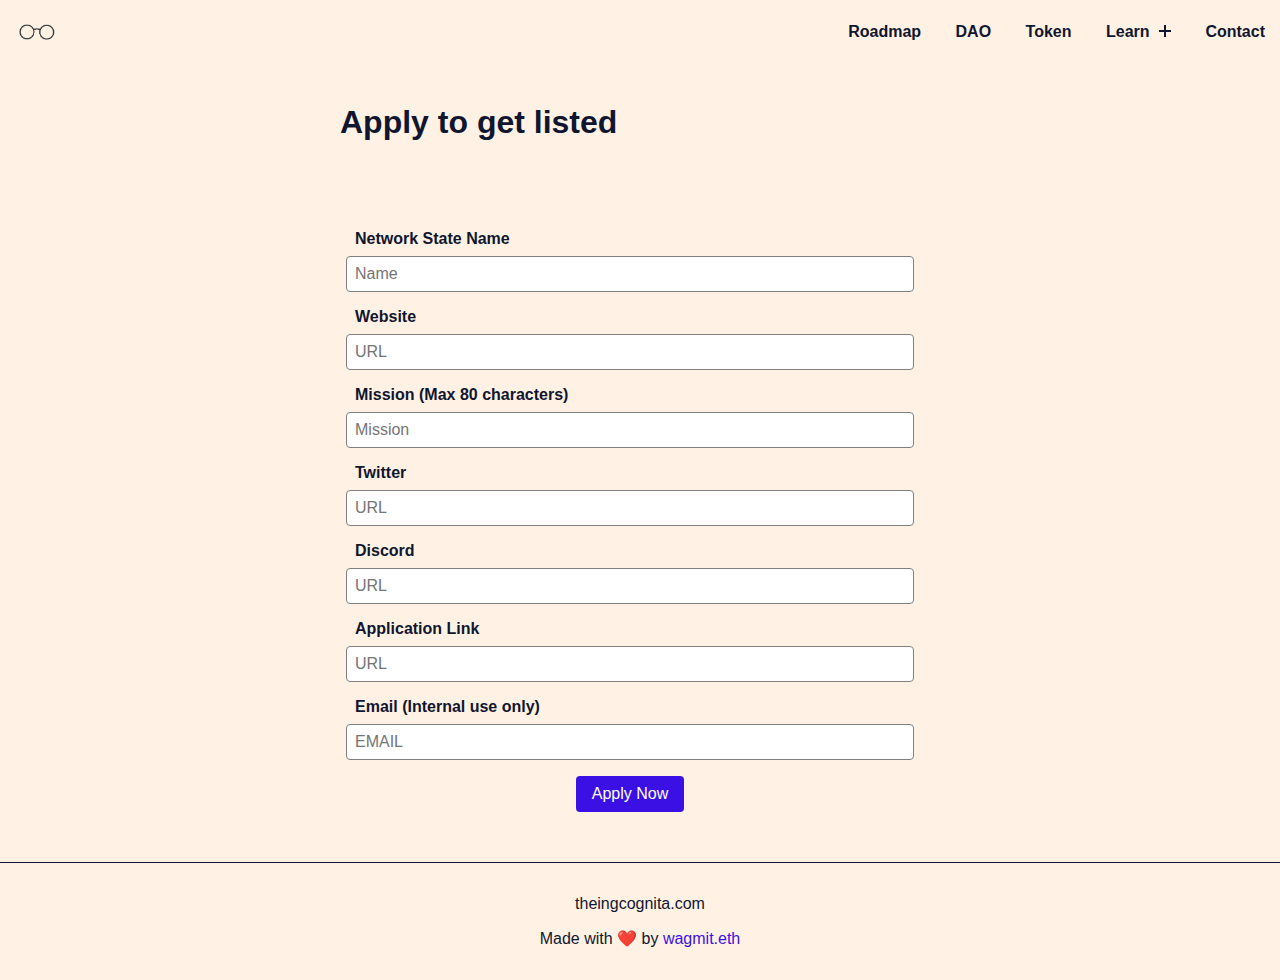
<file: apply.html>
<!DOCTYPE html>
<html>
  <head>
    <title>Apply to get listed | The Incognita</title>
    <link rel="canonical" href="https://theincognita.com/apply" />
    <link rel="stylesheet" type="text/css" href="style.css" />
    <meta name="viewport" content="width=device-width, initial-scale=1.0" />
    <link
      rel="shortcut icon"
      type="favicon"
      href="icons/theIncognitaLogo.png"
    />
  </head>

  <body>
    <div class="wrapper">
      <div class="content">
         <!-- header start -->
    <header class="header">
      <div class="container-header">
        <div class="header-main">
          <div class="logo">
            <a href="/">
              <img src="icons/theIncognitaLogo.png" alt="Incognita logo"
            /></a>
          </div>
          <div class="open-nav-menu">
            <span></span>
          </div>
          <div class="menu-overlay"></div>
          <!-- navigation menu start -->
          <nav class="nav-menu">
            <div class="close-nav-menu">
              <img src="icons/closex.svg" alt="close" />
            </div>
            <ul class="menu">
              <li class="menu-item"><a href="roadmap">Roadmap</a></li>
              <li class="menu-item"><a href="dao">DAO</a></li>
              <li class="menu-item"><a href="token">Token</a></li>
              <li class="menu-item menu-item-has-children">
                <a
                  href="learn/learn-how-to-establish-a-network-state"
                  data-toggle="sub-menu"
                  >Learn <i class="plus"></i
                ></a>
                <ul class="sub-menu">
                  <li class="menu-item">
                    <a href="learn/learn-how-to-establish-a-network-state"
                      >How to establish a network state</a
                    >
                  </li>
                  <li class="menu-item"><a href="#">page 2</a></li>
                </ul>
              </li>
              <li class="menu-item"><a href="contact">Contact</a></li>
            </ul>
          </nav>
          <!-- navigation menu end -->
        </div>
      </div>
    </header>
    <!-- header end -->
        <!-- Content starts here -->
        <div class="container-content">
          <h1>Apply to get listed</h1>
          <p>
            <br />
            <br />
          </p>

          <!-- Form starts here -->
          <form action="https://submit-form.com/OkZ4UNir">
            <label for="name">Network State Name</label>
            <input
              type="hidden"
              name="_redirect"
              value="https://theincognita.com/thanks.html"
            />
            <input type="hidden" name="_append" value="false"/>
            <input
              type="text"
              id="name"
              name="name"
              placeholder="Name"
              required="true"
            />
            <label for="website">Website</label>
            <input
              type="text"
              id="website"
              name="website"
              placeholder="URL"
              required="true"
            />
            <label for="mission">Mission (Max 80 characters)</label>
            <input
              type="text"
              id="mission"
              name="mission"
              maxlength="80"
              placeholder="Mission"
              required="true"
            />
            <label for="twitter">Twitter</label>
            <input type="text" id="twitter" name="twitter" placeholder="URL" />
            <label for="discord">Discord</label>
            <input type="text" id="discord" name="discord" placeholder="URL" />
            <label for="applicationLink">Application Link</label>
            <input
              type="text"
              id="applicationLink"
              name="applicationLink"
              placeholder="URL"
              required="true"
            />
            <label for="email">Email (Internal use only)</label>
            <input
              type="email"
              id="email"
              name="email"
              placeholder="EMAIL"
              required="true"
            />

            <button type="submit">Apply Now</button>
          </form>
        </div>
      </div>
      <!-- Footer starts here -->
      <footer>
        <div class="footer">
          <div class="container">
            <p>theingcognita.com</p>
            <p>
              Made with ❤️ by
              <a href="https://twitter.com/wagmiteth" target="_blank"
                >wagmit.eth</a
              >
            </p>
          </div>
        </div>
      </footer>
    </div>
    <script src="script.js"></script>
  </body>
</html>
</file>
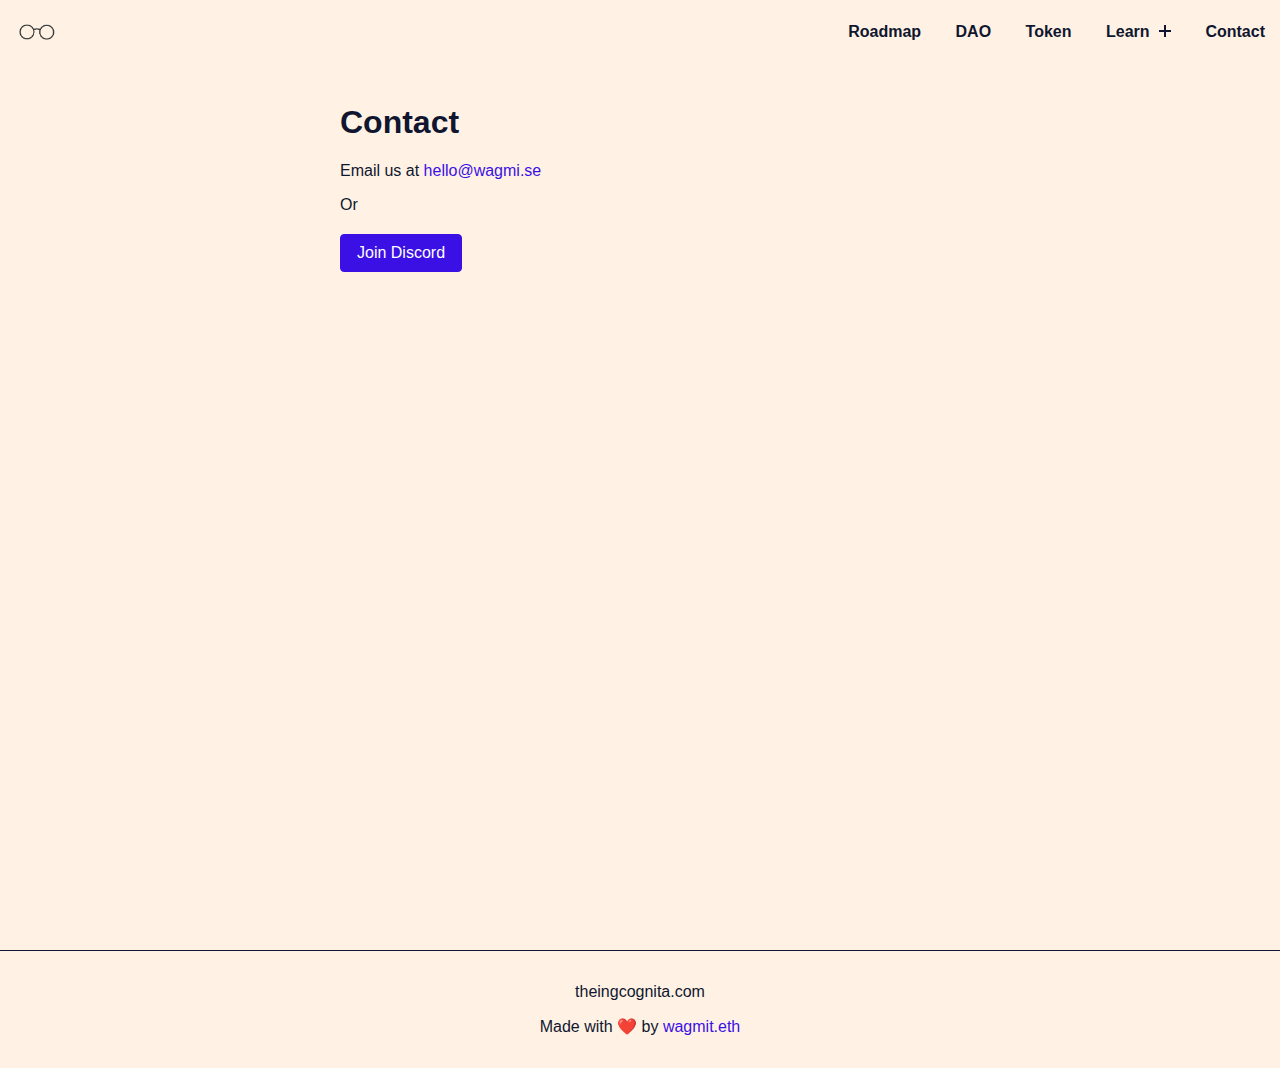
<file: contact.html>
<!DOCTYPE html>
<html>
  <head>
    <title>
      Contact | The Incognita
    </title>
    <link
      rel="canonical"
      href="https://theincognita.com/contact"
    />
    <link rel="stylesheet" type="text/css" href="../style.css" />
    <meta name="viewport" content="width=device-width, initial-scale=1.0" />
    <link
      rel="shortcut icon"
      type="favicon"
      href="../icons/theIncognitaLogo.png"
    />
  </head>

  <body>
    <div class="wrapper">
      <div class="content">
        <!-- header start -->
        <header class="header">
          <div class="container-header">
            <div class="header-main">
              <div class="logo">
                <a href="/">
                  <img src="icons/theIncognitaLogo.png" alt="Incognita logo"
                /></a>
              </div>
              <div class="open-nav-menu">
                <span></span>
              </div>
              <div class="menu-overlay"></div>
              <!-- navigation menu start -->
              <nav class="nav-menu">
                <div class="close-nav-menu">
                  <img src="icons/closex.svg" alt="close" />
                </div>
                <ul class="menu">
                  <li class="menu-item"><a href="roadmap">Roadmap</a></li>
                  <li class="menu-item"><a href="dao">DAO</a></li>
                  <li class="menu-item"><a href="token">Token</a></li>
                  <li class="menu-item menu-item-has-children">
                    <a
                      href="learn-how-to-establish-a-network-state"
                      data-toggle="sub-menu"
                      >Learn <i class="plus"></i
                    ></a>
                    <ul class="sub-menu">
                      <li class="menu-item">
                        <a href="learn/learn-how-to-establish-a-network-state"
                          >How to establish a network state</a
                        >
                      </li>
                      <li class="menu-item"><a href="#">page 2</a></li>
                    </ul>
                  </li>
                  <li class="menu-item"><a href="contact">Contact</a></li>
                </ul>
              </nav>
              <!-- navigation menu end -->
            </div>
          </div>
        </header>
        <!-- header end -->
        <!-- Content starts here -->
          <div class="blog-category">
            <h1>Contact</h1>
            <p>Email us at <a href="mailto:hello@wagmi.se" target="_blank">hello@wagmi.se</a></p>
            Or
            <!-- CTA starts here -->
            <div class="cta-container">
              <a
                href="https://discord.gg/EyvF2fEqWT"
                target="_blank"
                class="cta-general"
              >
                Join Discord</a
              >
            </div>
            
          </div>
        </div>
      </div>
      <!-- Footer starts here -->
      <footer>
        <div class="footer">
          <div class="container">
            <p>theingcognita.com</p>
            <p>
              Made with ❤️ by
              <a href="https://twitter.com/wagmiteth" target="_blank"
                >wagmit.eth</a
              >
            </p>
          </div>
        </div>
      </footer>
    <script src="../script.js"></script>
  </body>
</html>
</file>
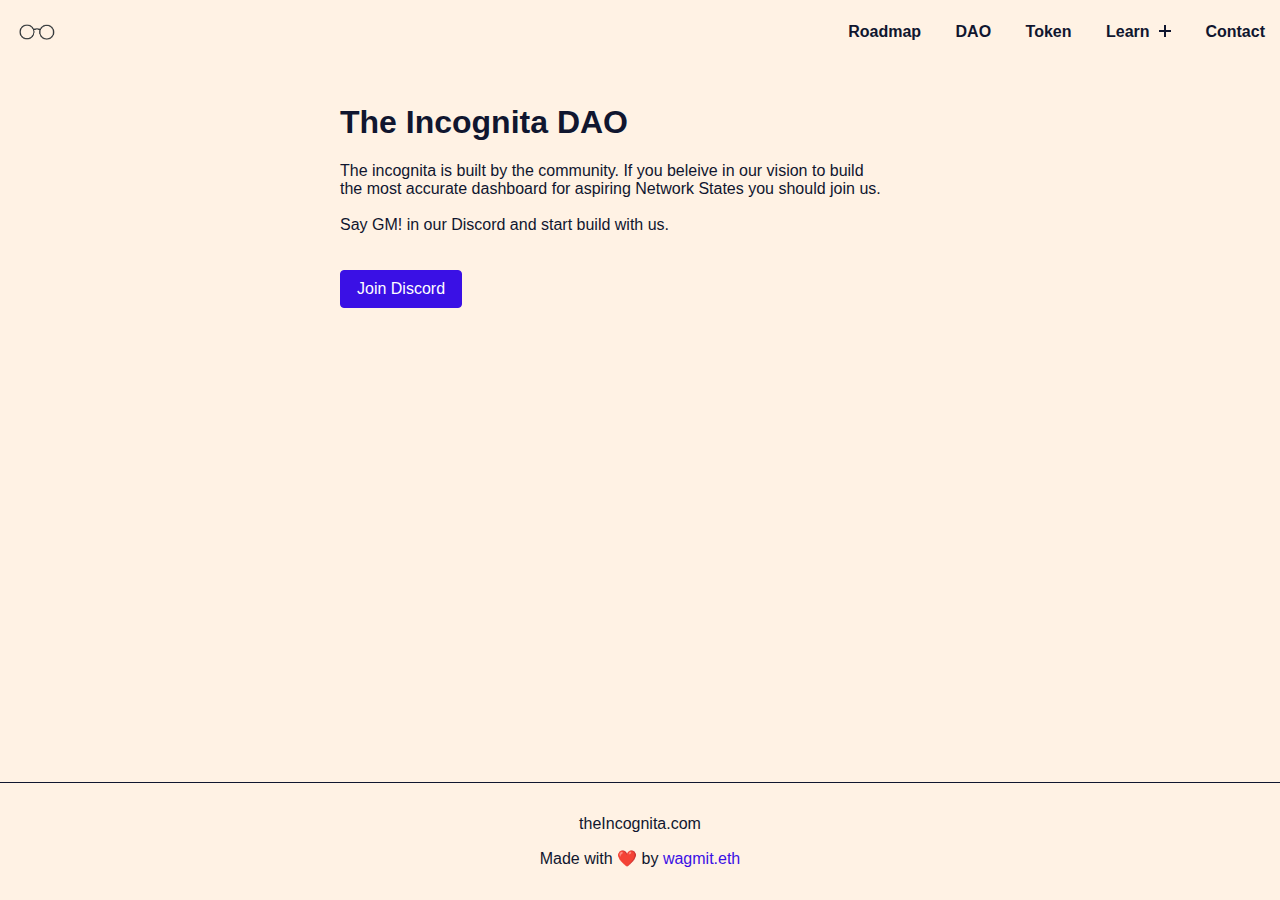
<file: dao.html>
<!DOCTYPE html>
<html>

<head>
  <title> DAO | The Incognita </title>
  <link rel="canonical" href="https://theincognita.com/dao" />
  <link rel="stylesheet" type="text/css"  href="style.css">
  <meta name="viewport" content="width=device-width, initial-scale=1.0">
  <link rel="shortcut icon" type="favicon" href="icons/favicon.ico">
</head>

  
<body> 
    <div class="wrapper">
  <div class="content">
    <!-- Navbar starts here -->
  
   <!-- header start -->
   <header class="header">
    <div class="container-header">
      <div class="header-main">
        <div class="logo">
          <a href="/">
            <img src="icons/theIncognitaLogo.png" alt="Incognita logo"
          /></a>
        </div>
        <div class="open-nav-menu">
          <span></span>
        </div>
        <div class="menu-overlay"></div>
        <!-- navigation menu start -->
        <nav class="nav-menu">
          <div class="close-nav-menu">
            <img src="icons/closex.svg" alt="close" />
          </div>
          <ul class="menu">
            <li class="menu-item"><a href="roadmap">Roadmap</a></li>
            <li class="menu-item"><a href="dao">DAO</a></li>
            <li class="menu-item"><a href="token">Token</a></li>
            <li class="menu-item menu-item-has-children">
              <a
                href="learn/learn-how-to-establish-a-network-state"
                data-toggle="sub-menu"
                >Learn <i class="plus"></i
              ></a>
              <ul class="sub-menu">
                <li class="menu-item">
                  <a href="learn/learn-how-to-establish-a-network-state"
                    >How to establish a network state</a
                  >
                </li>
                <li class="menu-item"><a href="#">page 2</a></li>
              </ul>
            </li>
            <li class="menu-item"><a href="contact">Contact</a></li>
          </ul>
        </nav>
        <!-- navigation menu end -->
      </div>
    </div>
  </header>
  <!-- header end -->
   <!-- Content starts here -->
<div class="container-content">
  <div class="hero-category">
  <h1>The Incognita DAO</h1>
  <p>The incognita is built by the community. If you beleive in our vision to build the most accurate dashboard for aspiring Network States you should join us. 
<br>  <br>  
Say GM! in our Discord and start build with us. </p>
  <!-- CTA starts here -->
<div class="cta-container">
 <a href="https://discord.gg/EyvF2fEqWT" target="_blank" class="cta-general"> Join Discord</a>
  </div>
  </div>
  </div>
  </div>
     <!-- Footer starts here -->
  <footer>
  <div class="footer">
  <div class="container">
    <p>theIncognita.com</p>
    <p>Made with ❤️ by <a href="https://twitter.com/wagmiteth" target="_blank">wagmit.eth</a></p>
  </div>
  </div>
</footer>
</div>
<script src="script.js"></script>
</body>

</html>
</file>
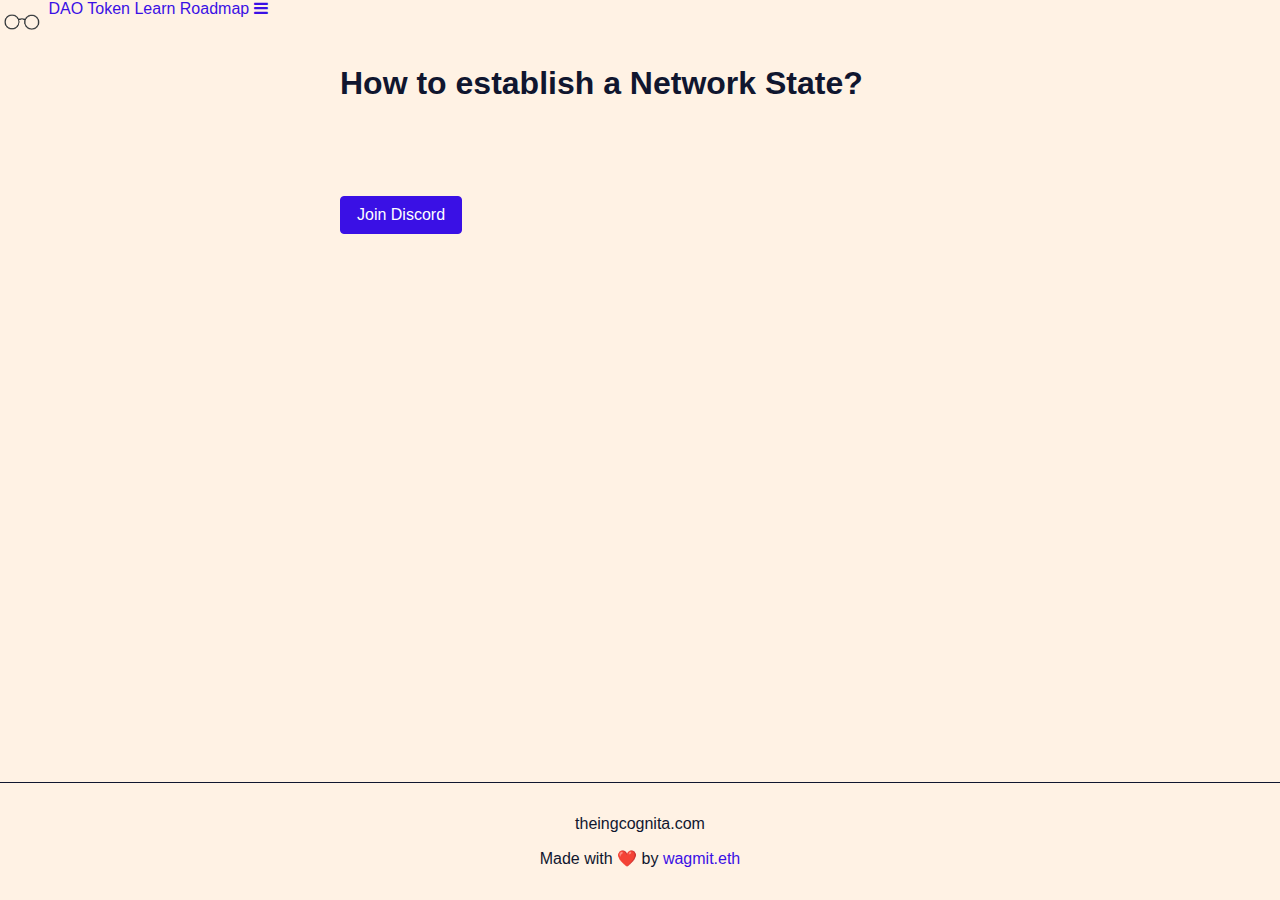
<file: learn.html>
<!DOCTYPE html>
<html>

<head>
  <title> Learn about Network States | The Incognita </title>
  <link rel="stylesheet" type="text/css"  href="style.css">
  <script type="text/javascript" src="script.js"></script>
  <meta name="viewport" content="width=device-width, initial-scale=1.0">
  <link rel="shortcut icon" type="favicon" href="icons/theIncognitaLogo.png">
</head>

  
<body> 
    <div class="wrapper">
  <div class="content">
    <!-- Navbar starts here -->
  
<!-- Load an icon library to show a hamburger menu (bars) on small screens -->
<link rel="stylesheet" href="https://cdnjs.cloudflare.com/ajax/libs/font-awesome/4.7.0/css/font-awesome.min.css">

<div class="topnav" id="myTopnav">
  <a href=index.html id="nav-logo" class="active"> <img src="/icons/The incognita logo.png" alt="The incgonita logo" id="meny-icon"> </a>
  <a href="#"></a>
  <a href="#"></a>
  <a href="dao.html">DAO</a>
  <a href="token.html">Token</a>
  <a href="learn.html">Learn</a>
  <a href="roadmap.html">Roadmap</a>
  <a href="javascript:void(0);" class="icon" onclick="myFunction()">
    <i class="fa fa-bars"></i>
  </a>
</div>
   <!-- Content starts here -->
<div class="container-content">
  <div class="hero-category">
  <h1>How to establish a Network State?</h1>
  <p>
<br>  <br>  
 </p>
  <!-- CTA starts here -->
<div class="cta-container">
 <a href="https://discord.gg/EyvF2fEqWT" class="cta-general"> Join Discord</a>
  </div>
  </div>
  </div>
  </div>
     <!-- Footer starts here -->
  <footer>
  <div class="footer">
  <div class="container">
    <p>theingcognita.com</p>
    <p>Made with ❤️ by <a href="https://twitter.com/wagmiteth">wagmit.eth</a></p>
  </div>
  </div>
</footer>
</div>
</body>

</html>
</file>
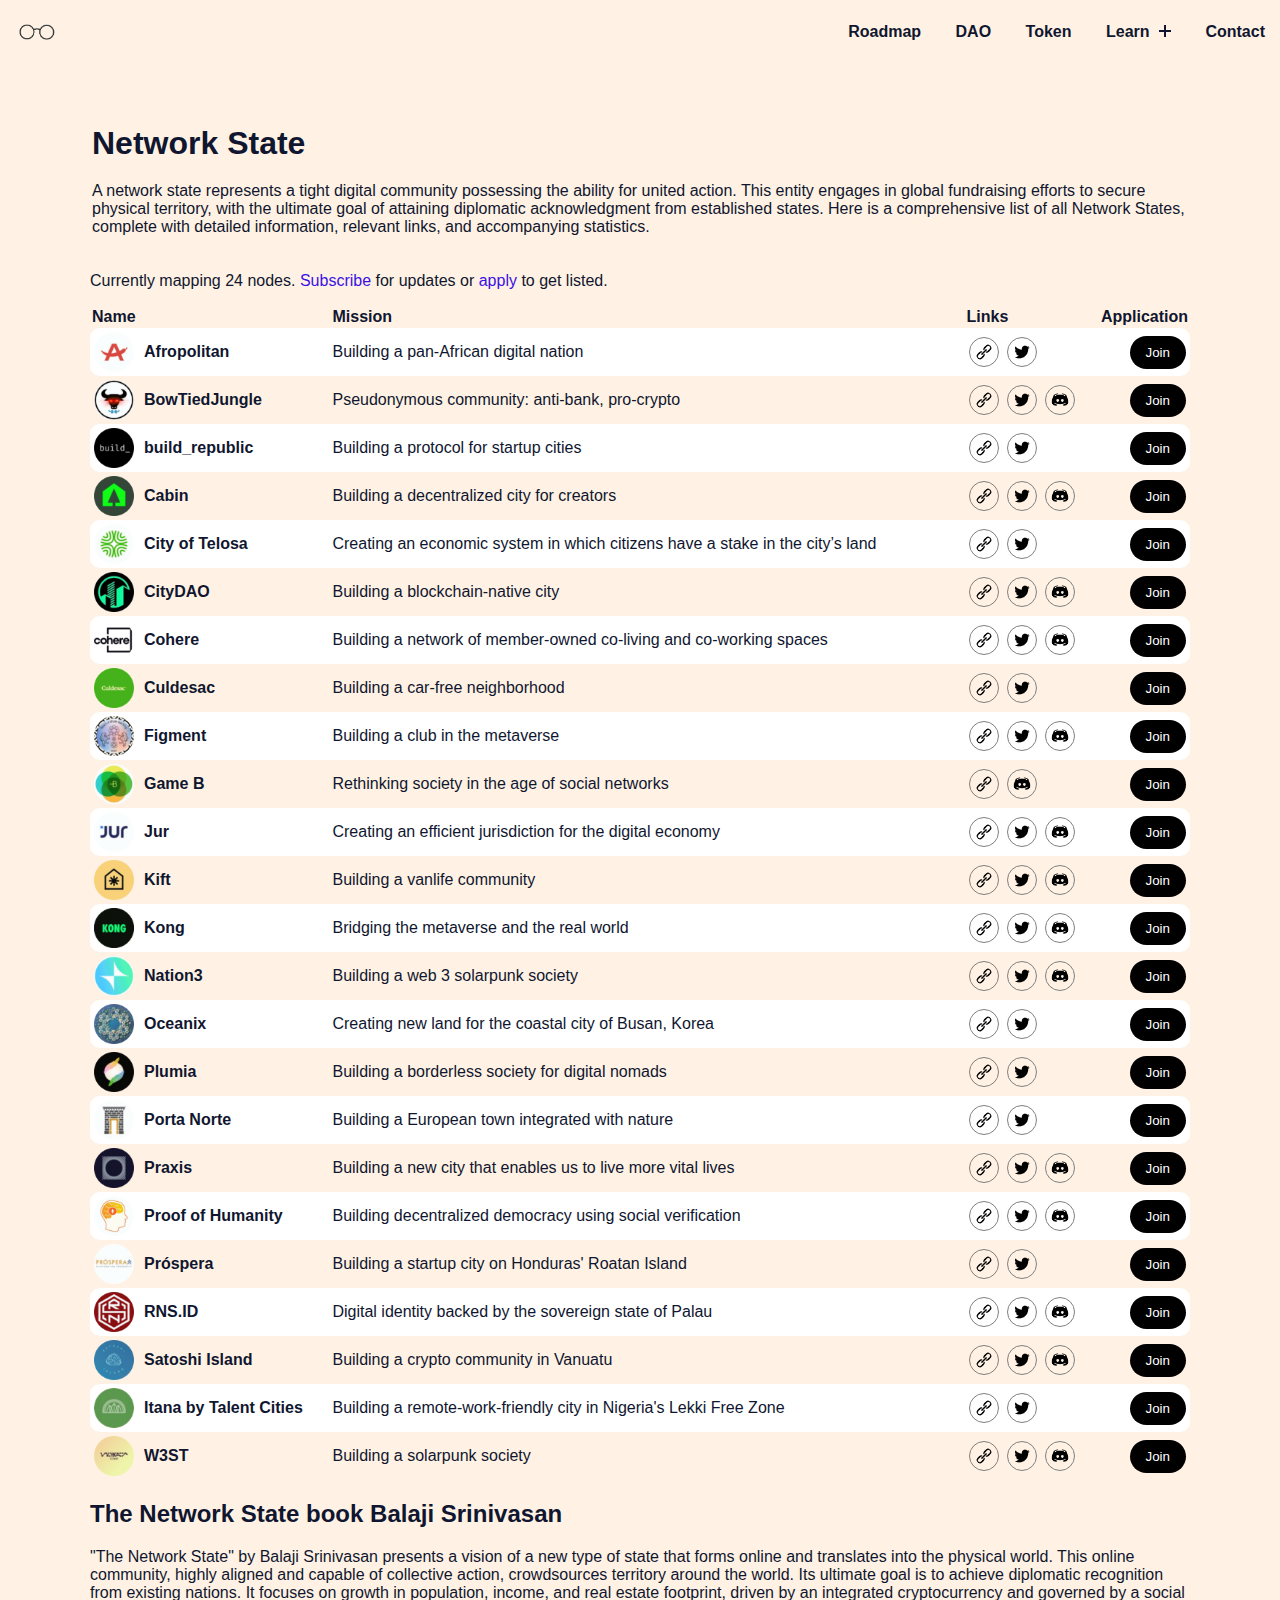
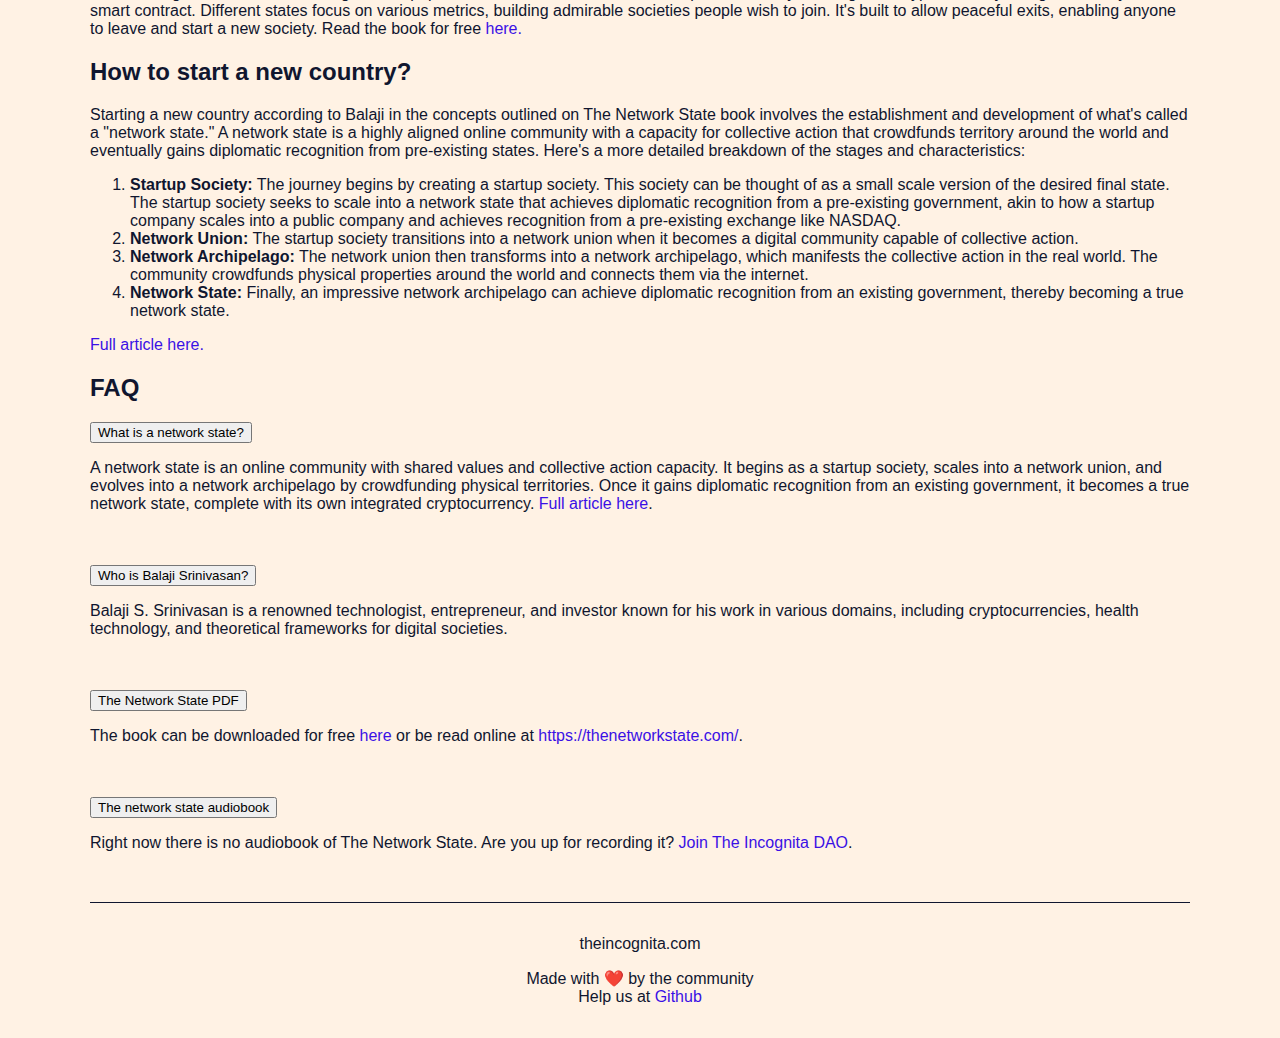
<file: network-states.html>
<!DOCTYPE html>
<html>
  <head>
    <title>Network States | Full list with links & statistics </title>
    <link rel="canonical" href="https://theincognita.com/network-states" />
    <link rel="stylesheet" type="text/css" href="style.css" />
    <meta name="viewport" content="width=device-width, initial-scale=1.0" />
    <link rel="shortcut icon" type="favicon" href="icons/favicon.ico" />
  </head>

  
    <header class="header">
      <div class="container-header">
        <div class="header-main">
          <div class="logo">
            <a href="/">
              <img src="icons/theIncognitaLogo.png" alt="Incognita logo"
            /></a>
          </div>
          <div class="open-nav-menu">
            <span></span>
          </div>
          <div class="menu-overlay"></div>
          <nav class="nav-menu">
            <div class="close-nav-menu">
              <img src="icons/closex.svg" alt="close" />
            </div>
            <ul class="menu">
              <li class="menu-item"><a href="roadmap">Roadmap</a></li>
              <li class="menu-item"><a href="dao">DAO</a></li>
              <li class="menu-item"><a href="token">Token</a></li>
              <li class="menu-item menu-item-has-children">
                <a
                  href="learn/learn-how-to-establish-a-network-state"
                  data-toggle="sub-menu"
                  >Learn <i class="plus"></i
                ></a>
                <ul class="sub-menu">
                  <li class="menu-item">
                    <a href="learn/learn-how-to-establish-a-network-state"
                      >How to establish a network state</a
                    >
                  </li>
                  <li class="menu-item"><a href="#">Podcasts</a></li>
                </ul>
              </li>
              <li class="menu-item"><a href="contact">Contact</a></li>
            </ul>
          </nav>
        </div>
      </div>
    </header>
    <!-- Hero start here -->
    <main class="container">
      <section class="hero">
        <div class="hero-left">
          <h1>Network State</h1>
        <p>A network state represents a tight digital community possessing the ability for united action. This entity engages in global fundraising efforts to secure physical territory, with the ultimate goal of attaining diplomatic acknowledgment from established states.

Here is a comprehensive list of all Network States, complete with detailed information, relevant links, and accompanying statistics.</p>
          </div>
        </section>
      <!-- Hero section end here -->

      <section class="header-h2">
          Currently mapping 24 nodes.
          <a href="https://twitter.com/incognitaeth" target="_blank"
            >Subscribe</a
          >
          for updates or <a href="apply">apply</a> to get listed.
        </p>
      </section>
      <!-- Table header starts here -->
      <table>
        <tr>
          <th>Name</th>
          <th>Column 2</th>
          <th></th>
          <th>Mission</th>
          <th>Links</th>
          <th class="text-right">Application</th>
        </tr>
        <!-- Table 2 uneven starts here -->
        <tr>
          <td class="td-left-corners">
            <a href="https://afropolitan.io/" target="_blank"
              ><img src="logos/afropolitan.png" alt="Afropolitan"
            /></a>
          </td>
          <td>
            <a href="https://afropolitan.io/" target="_blank">
              <h4>Afropolitan</h4> </a
            >Building a pan-African digital nation
            <br />
            <a href="https://afropolitan.io/" target="_blank"
              ><img src="icons/link60x60.png" alt="Link" id="social-icons"
            /></a>
            <a href="https://twitter.com/afropolitan" target="_blank"
              ><img
                src="icons/twitter60x60.png"
                alt="Twitter"
                id="social-icons"
            /></a>
          </td>
          <td>
            <a href="https://afropolitan.io/" target="_blank">
              <h4>Afropolitan</h4>
            </a>
          </td>
          <td>Building a pan-African digital nation</td>
          <td>
            <a href="https://afropolitan.io/" target="_blank"
              ><img src="icons/link60x60.png" alt="Link" id="social-icons"
            /></a>
            <a href="https://twitter.com/afropolitan" target="_blank"
              ><img
                src="icons/twitter60x60.png"
                alt="Twitter"
                id="social-icons"
            /></a>
          </td>
          <td class="td-right-corners">
            <a
              href="https://2diidsvpe0l.typeform.com/to/FxdsdaMB?typeform-source=t.co"
              target="_blank"
              ><button class="cta">Join</button></a
            >
          </td>
        </tr>

        <!-- Table 3 even starts here -->
        <tr>
          <td>
            <a href="https://bowtiedisland.com" target="_blank"
              ><img src="logos/bowtiedjungle.png" alt="BowTiedJungle"
            /></a>
          </td>
          <td>
            <a href="https://bowtiedisland.com" target="_blank">
              <h4>BowTiedJungle</h4> </a
            >Pseudonymous community: anti-bank, pro-crypto
            <br />
            <a href="https://bowtiedisland.com" target="_blank"
              ><img src="icons/link60x60.png" alt="Link" id="social-icons"
            /></a>
            <a href="https://twitter.com/bowtiedbull" target="_blank"
              ><img
                src="icons/twitter60x60.png"
                alt="Twitter"
                id="social-icons"
            /></a>
            <a href="https://discord.com/invite/hb74V2mZck" target="_blank"
              ><img
                src="icons/discord 60x60.png"
                alt="Discord"
                id="social-icons"
            /></a>
          </td>
          <td>
            <a href="https://bowtiedisland.com" target="_blank">
              <h4>BowTiedJungle</h4>
            </a>
          </td>
          <td>Pseudonymous community: anti-bank, pro-crypto</td>
          <td>
            <a href="https://bowtiedisland.com" target="_blank"
              ><img src="icons/link60x60.png" alt="Link" id="social-icons"
            /></a>
            <a href="https://twitter.com/bowtiedbull" target="_blank"
              ><img
                src="icons/twitter60x60.png"
                alt="Twitter"
                id="social-icons"
            /></a>
            <a href="https://discord.com/invite/hb74V2mZck" target="_blank"
              ><img
                src="icons/discord 60x60.png"
                alt="Discord"
                id="social-icons"
            /></a>
          </td>
          <td class="td-right-corners">
            <a
              href="https://bowtiedbull.substack.com/p/bowtiedbull-faq-will-be-updated-over"
              target="_blank"
              ><button class="cta">Join</button></a
            >
          </td>
        </tr>

        <!-- Table 4 uneven starts here -->
        <tr>
          <td class="td-left-corners">
            <a href="https://buildcities.network" target="_blank"
              ><img src="logos/build_republic.png" alt="build_republic"
            /></a>
          </td>
          <td>
            <a href="https://buildcities.network" target="_blank">
              <h4>build_republic</h4> </a
            >Building a protocol for startup cities
            <br />
            <a href="https://buildcities.network" target="_blank"
              ><img src="icons/link60x60.png" alt="Link" id="social-icons"
            /></a>
            <a href="https://twitter.com/buildcities" target="_blank"
              ><img
                src="icons/twitter60x60.png"
                alt="Twitter"
                id="social-icons"
            /></a>
          </td>
          <td>
            <a href="https://buildcities.network" target="_blank">
              <h4>build_republic</h4>
            </a>
          </td>
          <td>Building a protocol for startup cities</td>
          <td>
            <a href="https://buildcities.network" target="_blank"
              ><img src="icons/link60x60.png" alt="Link" id="social-icons"
            /></a>
            <a href="https://twitter.com/buildcities" target="_blank"
              ><img
                src="icons/twitter60x60.png"
                alt="Twitter"
                id="social-icons"
            /></a>
          </td>
          <td class="td-right-corners">
            <a
              href="https://buildcities.typeform.com/to/POkCqQpD"
              target="_blank"
              ><button class="cta">Join</button></a
            >
          </td>
        </tr>

        <!-- Table 5 even starts here -->
        <tr>
          <td>
            <a href="https://creatorcabins.com" target="_blank"
              ><img src="logos/cabin.png" alt="Cabin"
            /></a>
          </td>
          <td>
            <a href="Cabin"> <h4>Cabin</h4> </a>Building a decentralized city
            for creators
            <br />
            <a href="https://creatorcabins.com" target="_blank"
              ><img src="icons/link60x60.png" alt="Link" id="social-icons"
            /></a>
            <a href="https://twitter.com/creatorcabins" target="_blank"
              ><img
                src="icons/twitter60x60.png"
                alt="Twitter"
                id="social-icons"
            /></a>
            <a href="https://discord.com/invite/ttgRU7QKVE" target="_blank"
              ><img
                src="icons/discord 60x60.png"
                alt="Discord"
                id="social-icons"
            /></a>
          </td>
          <td>
            <a href="https://creatorcabins.com" target="_blank">
              <h4>Cabin</h4>
            </a>
          </td>
          <td>Building a decentralized city for creators</td>
          <td>
            <a href="https://creatorcabins.com" target="_blank"
              ><img src="icons/link60x60.png" alt="Link" id="social-icons"
            /></a>
            <a href="https://twitter.com/creatorcabins" target="_blank"
              ><img
                src="icons/twitter60x60.png"
                alt="Twitter"
                id="social-icons"
            /></a>
            <a href="https://discord.com/invite/ttgRU7QKVE" target="_blank"
              ><img
                src="icons/discord 60x60.png"
                alt="Discord"
                id="social-icons"
            /></a>
          </td>
          <td class="td-right-corners">
            <a href="https://discord.com/invite/ttgRU7QKVE" target="_blank"
              ><button class="cta">Join</button></a
            >
          </td>
        </tr>

        <!-- Table 6 uneven starts here -->
        <tr>
          <td class="td-left-corners">
            <a href="https://cityoftelosa.com" target="_blank"
              ><img src="logos/city-of-telosa.png" alt="City of Telosa"
            /></a>
          </td>
          <td>
            <a href="https://cityoftelosa.com" target="_blank">
              <h4>City of Telosa</h4> </a
            >Creating an economic system in which citizens have a stake in the
            city’s land
            <br />
            <a href="https://cityoftelosa.com" target="_blank"
              ><img src="icons/link60x60.png" alt="Link" id="social-icons"
            /></a>
            <a href="https://twitter.com/CityofTelosa" target="_blank"
              ><img
                src="icons/twitter60x60.png"
                alt="Twitter"
                id="social-icons"
            /></a>
          </td>
          <td>
            <a href="https://cityoftelosa.com" target="_blank">
              <h4>City of Telosa</h4>
            </a>
          </td>
          <td>
            Creating an economic system in which citizens have a stake in the
            city’s land
          </td>
          <td>
            <a href="https://cityoftelosa.com" target="_blank"
              ><img src="icons/link60x60.png" alt="Link" id="social-icons"
            /></a>
            <a href="https://twitter.com/CityofTelosa" target="_blank"
              ><img
                src="icons/twitter60x60.png"
                alt="Twitter"
                id="social-icons"
            /></a>
          </td>
          <td class="td-right-corners">
            <a href="https://cityoftelosa.com/contact-us" target="_blank"
              ><button class="cta">Join</button></a
            >
          </td>
        </tr>

        <!-- Table 7 even starts here -->
        <tr>
          <td>
            <a href="https://citydao.io" target="_blank"
              ><img src="logos/citydao.png" alt="CityDAO"
            /></a>
          </td>
          <td>
            <a href="https://citydao.io" target="_blank"> <h4>CityDAO</h4> </a
            >Building a blockchain-native city
            <br />
            <a href="https://citydao.io" target="_blank"
              ><img src="icons/link60x60.png" alt="Link" id="social-icons"
            /></a>
            <a href="https://twitter.com/CityDAO" target="_blank"
              ><img
                src="icons/twitter60x60.png"
                alt="Twitter"
                id="social-icons"
            /></a>
            <a href="https://discord.gg/B9YbPNwcD3" target="_blank"
              ><img
                src="icons/discord 60x60.png"
                alt="Discord"
                id="social-icons"
            /></a>
          </td>
          <td>
            <a href="https://citydao.io" target="_blank">
              <h4>CityDAO</h4>
            </a>
          </td>
          <td>Building a blockchain-native city</td>
          <td>
            <a href="https://citydao.io" target="_blank"
              ><img src="icons/link60x60.png" alt="Link" id="social-icons"
            /></a>
            <a href="https://twitter.com/CityDAO" target="_blank"
              ><img
                src="icons/twitter60x60.png"
                alt="Twitter"
                id="social-icons"
            /></a>
            <a href="https://discord.gg/B9YbPNwcD3" target="_blank"
              ><img
                src="icons/discord 60x60.png"
                alt="Discord"
                id="social-icons"
            /></a>
          </td>
          <td class="td-right-corners">
            <a href="https://discord.gg/B9YbPNwcD3" target="_blank"
              ><button class="cta">Join</button></a
            >
          </td>
        </tr>

        <!-- Table 8 uneven starts here -->
        <tr>
          <td class="td-left-corners">
            <a href="https://cohere.network" target="_blank"
              ><img src="logos/cohere.png" alt="Cohere"
            /></a>
          </td>
          <td>
            <a href="https://cohere.network" target="_blank">
              <h4>Cohere</h4> </a
            >Building a network of member-owned co-living and co-working spaces
            <br />
            <a href="https://cohere.network" target="_blank"
              ><img src="icons/link60x60.png" alt="Link" id="social-icons"
            /></a>
            <a href="http://social.cohere.network/twitter" target="_blank"
              ><img
                src="icons/twitter60x60.png"
                alt="Twitter"
                id="social-icons"
            /></a>
            <a href="https://t.co/hjtbufhZqu" target="_blank"
              ><img
                src="icons/discord 60x60.png"
                alt="Discord"
                id="social-icons"
            /></a>
          </td>
          <td>
            <a href="https://cohere.network" target="_blank">
              <h4>Cohere</h4>
            </a>
          </td>
          <td>
            Building a network of member-owned co-living and co-working spaces
          </td>
          <td>
            <a href="https://cohere.network" target="_blank"
              ><img src="icons/link60x60.png" alt="Link" id="social-icons"
            /></a>
            <a href="http://social.cohere.network/twitter" target="_blank"
              ><img
                src="icons/twitter60x60.png"
                alt="Twitter"
                id="social-icons"
            /></a>
            <a href="https://t.co/hjtbufhZqu" target="_blank"
              ><img
                src="icons/discord 60x60.png"
                alt="Discord"
                id="social-icons"
            /></a>
          </td>
          <td class="td-right-corners">
            <a href="https://www.cohere.network/join/waitlist" target="_blank"
              ><button class="cta">Join</button></a
            >
          </td>
        </tr>

        <!-- Table 9 even starts here -->
        <tr>
          <td>
            <a href="https://culdesac.com" target="_blank"
              ><img src="logos/culdesac.png" alt="Culdesac"
            /></a>
          </td>
          <td>
            <a href="https://culdesac.com" target="_blank">
              <h4>Culdesac</h4> </a
            >Building a car-free neighborhood
            <br />
            <a href="https://culdesac.com" target="_blank"
              ><img src="icons/link60x60.png" alt="Link" id="social-icons"
            /></a>
            <a href="https://twitter.com/culdesac" target="_blank"
              ><img
                src="icons/twitter60x60.png"
                alt="Twitter"
                id="social-icons"
            /></a>
          </td>
          <td>
            <a href="https://culdesac.com" target="_blank">
              <h4>Culdesac</h4>
            </a>
          </td>
          <td>Building a car-free neighborhood</td>
          <td>
            <a href="https://culdesac.com" target="_blank"
              ><img src="icons/link60x60.png" alt="Link" id="social-icons"
            /></a>
            <a href="https://twitter.com/culdesac" target="_blank"
              ><img
                src="icons/twitter60x60.png"
                alt="Twitter"
                id="social-icons"
            /></a>
          </td>
          <td class="td-right-corners">
            <a href="https://culdesac.com/join-us" target="_blank"
              ><button class="cta">Join</button></a
            >
          </td>
        </tr>

        <!-- Table 10 uneven starts here -->
        <tr>
          <td class="td-left-corners">
            <a href="https://country.figment.live" target="_blank"
              ><img src="logos/figment.png" alt="Figment"
            /></a>
          </td>
          <td>
            <a href="https://country.figment.live" target="_blank">
              <h4>Figment</h4> </a
            >Building a club in the metaverse
            <br />
            <a href="https://country.figment.live" target="_blank"
              ><img src="icons/link60x60.png" alt="Link" id="social-icons"
            /></a>
            <a href="https://mobile.twitter.com/livefigment" target="_blank"
              ><img
                src="icons/twitter60x60.png"
                alt="Twitter"
                id="social-icons"
            /></a>
            <a href="https://discord.gg/PFvN2rFwbr" target="_blank"
              ><img
                src="icons/discord 60x60.png"
                alt="Discord"
                id="social-icons"
            /></a>
          </td>
          <td>
            <a href="https://country.figment.live" target="_blank">
              <h4>Figment</h4>
            </a>
          </td>
          <td>Building a club in the metaverse</td>
          <td>
            <a href="https://country.figment.live" target="_blank"
              ><img src="icons/link60x60.png" alt="Link" id="social-icons"
            /></a>
            <a href="https://mobile.twitter.com/livefigment" target="_blank"
              ><img
                src="icons/twitter60x60.png"
                alt="Twitter"
                id="social-icons"
            /></a>
            <a href="https://discord.gg/PFvN2rFwbr" target="_blank"
              ><img
                src="icons/discord 60x60.png"
                alt="Discord"
                id="social-icons"
            /></a>
          </td>
          <td class="td-right-corners">
            <a href="https://country.figment.live" target="_blank"
              ><button class="cta">Join</button></a
            >
          </td>
        </tr>

        <!-- Table 11 even starts here -->
        <tr>
          <td>
            <a href="https://www.game-b.org" target="_blank"
              ><img src="logos/game-b.png" alt="Game B"
            /></a>
          </td>
          <td>
            <a href="https://www.game-b.org" target="_blank">
              <h4>Game B</h4> </a
            >Rethinking society in the age of social networks
            <br />
            <a href="https://www.game-b.org" target="_blank"
              ><img src="icons/link60x60.png" alt="Link" id="social-icons"
            /></a>
            <a href="https://discord.gg/Gm9nEZJ" target="_blank"
              ><img
                src="icons/discord 60x60.png"
                alt="Discord"
                id="social-icons"
            /></a>
          </td>
          <td>
            <a href="https://www.game-b.org" target="_blank">
              <h4>Game B</h4>
            </a>
          </td>
          <td>Rethinking society in the age of social networks</td>
          <td>
            <a href="https://www.game-b.org" target="_blank"
              ><img src="icons/link60x60.png" alt="Link" id="social-icons"
            /></a>
            <a href="https://discord.gg/Gm9nEZJ" target="_blank"
              ><img
                src="icons/discord 60x60.png"
                alt="Discord"
                id="social-icons"
            /></a>
          </td>
          <td class="td-right-corners">
            <a href="https://www.game-b.org/sign_up" target="_blank"
              ><button class="cta">Join</button></a
            >
          </td>
        </tr>

        <!-- Table 12 uneven starts here -->
        <tr>
          <td class="td-left-corners">
            <a href="https://jur.io" target="_blank"
              ><img src="logos/jur.png" alt="Jur"
            /></a>
          </td>
          <td>
            <a href="https://jur.io" target="_blank"> <h4>Jur</h4> </a>Creating
            an efficient jurisdiction for the digital economy
            <br />
            <a href="https://jur.io" target="_blank"
              ><img src="icons/link60x60.png" alt="Link" id="social-icons"
            /></a>
            <a href="https://twitter.com/JurProject" target="_blank"
              ><img
                src="icons/twitter60x60.png"
                alt="Twitter"
                id="social-icons"
            /></a>
            <a href="https://discord.gg/hy8XysxVUZ" target="_blank"
              ><img
                src="icons/discord 60x60.png"
                alt="Discord"
                id="social-icons"
            /></a>
          </td>
          <td>
            <a href="https://jur.io" target="_blank">
              <h4>Jur</h4>
            </a>
          </td>
          <td>Creating an efficient jurisdiction for the digital economy</td>
          <td>
            <a href="https://jur.io" target="_blank"
              ><img src="icons/link60x60.png" alt="Link" id="social-icons"
            /></a>
            <a href="https://twitter.com/JurProject" target="_blank"
              ><img
                src="icons/twitter60x60.png"
                alt="Twitter"
                id="social-icons"
            /></a>
            <a href="https://discord.gg/hy8XysxVUZ" target="_blank"
              ><img
                src="icons/discord 60x60.png"
                alt="Discord"
                id="social-icons"
            /></a>
          </td>
          <td class="td-right-corners">
            <a href="https://jur.io/citizenshipNFT" target="_blank"
              ><button class="cta">Join</button></a
            >
          </td>
        </tr>

        <!-- Table 13 even starts here -->
        <tr>
          <td>
            <a href="https://www.kift.com" target="_blank"
              ><img src="logos/kift.png" alt="Kift"
            /></a>
          </td>
          <td>
            <a href="https://www.kift.com" target="_blank"> <h4>Kift</h4> </a
            >Building a vanlife community
            <br />
            <a href="https://www.kift.com" target="_blank"
              ><img src="icons/link60x60.png" alt="Link" id="social-icons"
            /></a>
            <a href="https://twitter.com/kiftlife" target="_blank"
              ><img
                src="icons/twitter60x60.png"
                alt="Twitter"
                id="social-icons"
            /></a>
            <a href="https://discord.gg/tSKesnsPWu" target="_blank"
              ><img
                src="icons/discord 60x60.png"
                alt="Discord"
                id="social-icons"
            /></a>
          </td>
          <td>
            <a href="https://www.kift.com" target="_blank">
              <h4>Kift</h4>
            </a>
          </td>
          <td>Building a vanlife community</td>
          <td>
            <a href="https://www.kift.com" target="_blank"
              ><img src="icons/link60x60.png" alt="Link" id="social-icons"
            /></a>
            <a href="https://twitter.com/kiftlife" target="_blank"
              ><img
                src="icons/twitter60x60.png"
                alt="Twitter"
                id="social-icons"
            /></a>
            <a href="https://discord.gg/tSKesnsPWu" target="_blank"
              ><img
                src="icons/discord 60x60.png"
                alt="Discord"
                id="social-icons"
            /></a>
          </td>
          <td class="td-right-corners">
            <a href="https://www.kift.com/membership" target="_blank"
              ><button class="cta">Join</button></a
            >
          </td>
        </tr>

        <!-- Table 14 uneven starts here -->
        <tr>
          <td class="td-left-corners">
            <a href="https://kong.land" target="_blank"
              ><img src="logos/kong.png" alt="Kong"
            /></a>
          </td>
          <td>
            <a href="https://kong.land" target="_blank"> <h4>Kong</h4> </a
            >Bridging the metaverse and the real world
            <br />
            <a href="https://kong.land" target="_blank"
              ><img src="icons/link60x60.png" alt="Link" id="social-icons"
            /></a>
            <a href="https://twitter.com/Kongiscash" target="_blank"
              ><img
                src="icons/twitter60x60.png"
                alt="Twitter"
                id="social-icons"
            /></a>
            <a href="https://discord.gg/dypeg4JfTX" target="_blank"
              ><img
                src="icons/discord 60x60.png"
                alt="Discord"
                id="social-icons"
            /></a>
          </td>
          <td>
            <a href="https://kong.land" target="_blank">
              <h4>Kong</h4>
            </a>
          </td>
          <td>Bridging the metaverse and the real world</td>
          <td>
            <a href="https://kong.land" target="_blank"
              ><img src="icons/link60x60.png" alt="Link" id="social-icons"
            /></a>
            <a href="https://twitter.com/Kongiscash" target="_blank"
              ><img
                src="icons/twitter60x60.png"
                alt="Twitter"
                id="social-icons"
            /></a>
            <a href="https://discord.gg/dypeg4JfTX" target="_blank"
              ><img
                src="icons/discord 60x60.png"
                alt="Discord"
                id="social-icons"
            /></a>
          </td>
          <td class="td-right-corners">
            <a
              href="https://app.uniswap.org/#/swap?exactField=output&exactAmount=1&outputCurrency=0x77F0cc420dEa0aE726Db6Bef1460A4B69176A8Ea&chain=mainnet"
              target="_blank"
              ><button class="cta">Join</button></a
            >
          </td>
        </tr>

        <!-- Table 15 even starts here -->
        <tr>
          <td>
            <a href="https://nation3.org" target="_blank"
              ><img src="logos/nation3.png" alt="Nation3"
            /></a>
          </td>
          <td>
            <a href="https://nation3.org" target="_blank"> <h4>Nation3</h4> </a
            >Building a web 3 solarpunk society
            <br />
            <a href="https://nation3.org" target="_blank"
              ><img src="icons/link60x60.png" alt="Link" id="social-icons"
            /></a>
            <a href="https://twitter.com/Nation3DAO" target="_blank"
              ><img
                src="icons/twitter60x60.png"
                alt="Twitter"
                id="social-icons"
            /></a>
            <a
              href="https://discordapp.page.link/?link=https%3A%2F%2Fdiscord.gg%2Fnation3-690584551239581708%3FattemptId%3D4ca25c48-3fdb-4889-a033-d50f277262f9&apn=com.discord&isi=985746746&ibi=com.hammerandchisel.discord&sd=Your%20place%20to%20talk%20with%20communities%20and%20friends.&efr=1"
              target="_blank"
              ><img
                src="icons/discord 60x60.png"
                alt="Discord"
                id="social-icons"
            /></a>
          </td>
          <td>
            <a href="https://nation3.org" target="_blank">
              <h4>Nation3</h4>
            </a>
          </td>
          <td>Building a web 3 solarpunk society</td>
          <td>
            <a href="https://nation3.org" target="_blank"
              ><img src="icons/link60x60.png" alt="Link" id="social-icons"
            /></a>
            <a href="https://twitter.com/Nation3DAO" target="_blank"
              ><img
                src="icons/twitter60x60.png"
                alt="Twitter"
                id="social-icons"
            /></a>
            <a
              href="https://discordapp.page.link/?link=https%3A%2F%2Fdiscord.gg%2Fnation3-690584551239581708%3FattemptId%3D4ca25c48-3fdb-4889-a033-d50f277262f9&apn=com.discord&isi=985746746&ibi=com.hammerandchisel.discord&sd=Your%20place%20to%20talk%20with%20communities%20and%20friends.&efr=1"
              target="_blank"
              ><img
                src="icons/discord 60x60.png"
                alt="Discord"
                id="social-icons"
            /></a>
          </td>
          <td class="td-right-corners">
            <a href="https://app.nation3.org" target="_blank"
              ><button class="cta">Join</button></a
            >
          </td>
        </tr>

        <!-- Table 16 uneven starts here -->
        <tr>
          <td class="td-left-corners">
            <a href="https://oceanixcity.com" target="_blank"
              ><img src="logos/oceanix.png" alt="Oceanix"
            /></a>
          </td>
          <td>
            <a href="https://oceanixcity.com" target="_blank">
              <h4>Oceanix</h4> </a
            >Creating new land for the coastal city of Busan, Korea
            <br />
            <a href="https://oceanixcity.com" target="_blank"
              ><img src="icons/link60x60.png" alt="Link" id="social-icons"
            /></a>
            <a href="https://twitter.com/OceanixCity" target="_blank"
              ><img
                src="icons/twitter60x60.png"
                alt="Twitter"
                id="social-icons"
            /></a>
          </td>
          <td>
            <a href="https://oceanixcity.com" target="_blank">
              <h4>Oceanix</h4>
            </a>
          </td>
          <td>Creating new land for the coastal city of Busan, Korea</td>
          <td>
            <a href="https://oceanixcity.com" target="_blank"
              ><img src="icons/link60x60.png" alt="Link" id="social-icons"
            /></a>
            <a href="https://twitter.com/OceanixCity" target="_blank"
              ><img
                src="icons/twitter60x60.png"
                alt="Twitter"
                id="social-icons"
            /></a>
          </td>
          <td class="td-right-corners">
            <a href="https://oceanixcity.com/contact-us" target="_blank"
              ><button class="cta">Join</button></a
            >
          </td>
        </tr>

        <!-- Table 17 even starts here -->
        <tr>
          <td>
            <a href="https://plumia.org" target="_blank"
              ><img src="logos/plumia.png" alt="Plumia"
            /></a>
          </td>
          <td>
            <a href="https://plumia.org" target="_blank"> <h4>Plumia</h4> </a
            >Building a borderless society for digital nomads
            <br />
            <a href="https://plumia.org" target="_blank"
              ><img src="icons/link60x60.png" alt="Link" id="social-icons"
            /></a>
            <a href="https://twitter.com/PlumiaCountry" target="_blank"
              ><img
                src="icons/twitter60x60.png"
                alt="Twitter"
                id="social-icons"
            /></a>
          </td>
          <td>
            <a href="https://plumia.org" target="_blank">
              <h4>Plumia</h4>
            </a>
          </td>
          <td>Building a borderless society for digital nomads</td>
          <td>
            <a href="https://plumia.org" target="_blank"
              ><img src="icons/link60x60.png" alt="Link" id="social-icons"
            /></a>
            <a href="https://twitter.com/PlumiaCountry" target="_blank"
              ><img
                src="icons/twitter60x60.png"
                alt="Twitter"
                id="social-icons"
            /></a>
          </td>
          <td class="td-right-corners">
            <a href="https://plumia.org/apply-now/" target="_blank"
              ><button class="cta">Join</button></a
            >
          </td>
        </tr>

        <!-- Table 18 uneven starts here -->
        <tr>
          <td class="td-left-corners">
            <a href="https://en.portanorte.com" target="_blank"
              ><img src="logos/porta-norte.png" alt="Porta Norte"
            /></a>
          </td>
          <td>
            <a href="https://en.portanorte.com" target="_blank">
              <h4>Porta Norte</h4> </a
            >Building a European town integrated with nature
            <br />
            <a href="https://en.portanorte.com" target="_blank"
              ><img src="icons/link60x60.png" alt="Link" id="social-icons"
            /></a>
            <a href="https://twitter.com/portanortepa?lang=en" target="_blank"
              ><img
                src="icons/twitter60x60.png"
                alt="Twitter"
                id="social-icons"
            /></a>
          </td>
          <td>
            <a href="https://en.portanorte.com" target="_blank">
              <h4>Porta Norte</h4>
            </a>
          </td>
          <td>Building a European town integrated with nature</td>
          <td>
            <a href="https://en.portanorte.com" target="_blank"
              ><img src="icons/link60x60.png" alt="Link" id="social-icons"
            /></a>
            <a href="https://twitter.com/portanortepa?lang=en" target="_blank"
              ><img
                src="icons/twitter60x60.png"
                alt="Twitter"
                id="social-icons"
            /></a>
          </td>
          <td class="td-right-corners">
            <a
              href="https://docs.google.com/forms/d/e/1FAIpQLSdz0PeGE7lMo3q97xDuahbON1HQhTyaGMch21svpi54CXcZFg/viewform"
              target="_blank"
              ><button class="cta">Join</button></a
            >
          </td>
        </tr>

        <!-- Table 19 even starts here -->
        <tr>
          <td>
            <a href="https://praxissociety.com" target="_blank"
              ><img src="logos/praxis.png" alt="Praxis"
            /></a>
          </td>
          <td>
            <a href="https://praxissociety.com" target="_blank">
              <h4>Praxis</h4> </a
            >Building a new city that enables us to live more vital lives
            <br />
            <a href="https://praxissociety.com" target="_blank"
              ><img src="icons/link60x60.png" alt="Link" id="social-icons"
            /></a>
            <a href="https://twitter.com/PraxisSociety" target="_blank"
              ><img
                src="icons/twitter60x60.png"
                alt="Twitter"
                id="social-icons"
            /></a>
            <a href="https://discord.gg/praxis" target="_blank"
              ><img
                src="icons/discord 60x60.png"
                alt="Discord"
                id="social-icons"
            /></a>
          </td>
          <td>
            <a href="https://praxissociety.com" target="_blank">
              <h4>Praxis</h4>
            </a>
          </td>
          <td>Building a new city that enables us to live more vital lives</td>
          <td>
            <a href="https://praxissociety.com" target="_blank"
              ><img src="icons/link60x60.png" alt="Link" id="social-icons"
            /></a>
            <a href="https://twitter.com/PraxisSociety" target="_blank"
              ><img
                src="icons/twitter60x60.png"
                alt="Twitter"
                id="social-icons"
            /></a>
            <a href="https://discord.gg/praxis" target="_blank"
              ><img
                src="icons/discord 60x60.png"
                alt="Discord"
                id="social-icons"
            /></a>
          </td>
          <td class="td-right-corners">
            <a href="https://www.praxissociety.com/apply" target="_blank"
              ><button class="cta">Join</button></a
            >
          </td>
        </tr>

        <!-- Table 20 uneven starts here -->
        <tr>
          <td class="td-left-corners">
            <a href="https://www.proofofhumanity.org" target="_blank"
              ><img src="logos/proof-of-humanity.png" alt="Proof of Humanity"
            /></a>
          </td>
          <td>
            <a href="https://www.proofofhumanity.org" target="_blank">
              <h4>Proof of Humanity</h4> </a
            >Building decentralized democracy using social verification
            <br />
            <a href="https://www.proofofhumanity.org" target="_blank"
              ><img src="icons/link60x60.png" alt="Link" id="social-icons"
            /></a>
            <a href="https://twitter.com/pohdao" target="_blank"
              ><img
                src="icons/twitter60x60.png"
                alt="Twitter"
                id="social-icons"
            /></a>
            <a href="https://discord.gg/eQGnF6aW6p" target="_blank"
              ><img
                src="icons/discord 60x60.png"
                alt="Discord"
                id="social-icons"
            /></a>
          </td>
          <td>
            <a href="https://www.proofofhumanity.org" target="_blank">
              <h4>Proof of Humanity</h4>
            </a>
          </td>
          <td>Building decentralized democracy using social verification</td>
          <td>
            <a href="https://www.proofofhumanity.org" target="_blank"
              ><img src="icons/link60x60.png" alt="Link" id="social-icons"
            /></a>
            <a href="https://twitter.com/pohdao" target="_blank"
              ><img
                src="icons/twitter60x60.png"
                alt="Twitter"
                id="social-icons"
            /></a>
            <a href="https://discord.gg/eQGnF6aW6p" target="_blank"
              ><img
                src="icons/discord 60x60.png"
                alt="Discord"
                id="social-icons"
            /></a>
          </td>
          <td class="td-right-corners">
            <a href="https://www.proofofhumanity.org" target="_blank"
              ><button class="cta">Join</button></a
            >
          </td>
        </tr>

        <!-- Table 21 even starts here -->
        <tr>
          <td>
            <a href="https://prospera.hn" target="_blank"
              ><img src="logos/prospera.png" alt="Próspera"
            /></a>
          </td>
          <td>
            <a href="https://prospera.hn" target="_blank"> <h4>Próspera</h4> </a
            >Building a startup city on Honduras' Roatan Island
            <br />
            <a href="https://prospera.hn" target="_blank"
              ><img src="icons/link60x60.png" alt="Link" id="social-icons"
            /></a>
            <a href="https://twitter.com/ProsperaGlobal" target="_blank"
              ><img
                src="icons/twitter60x60.png"
                alt="Twitter"
                id="social-icons"
            /></a>
          </td>
          <td>
            <a href="https://prospera.hn" target="_blank">
              <h4>Próspera</h4>
            </a>
          </td>
          <td>Building a startup city on Honduras' Roatan Island</td>
          <td>
            <a href="https://prospera.hn" target="_blank"
              ><img src="icons/link60x60.png" alt="Link" id="social-icons"
            /></a>
            <a href="https://twitter.com/ProsperaGlobal" target="_blank"
              ><img
                src="icons/twitter60x60.png"
                alt="Twitter"
                id="social-icons"
            /></a>
          </td>
          <td class="td-right-corners">
            <a href="https://prospera.hn/residence-form" target="_blank"
              ><button class="cta">Join</button></a
            >
          </td>
        </tr>

        <!-- Table 22  uneven starts here -->
        <tr>
          <td class="td-left-corners">
            <a href="https://rns.id" target="_blank"
              ><img src="logos/rns-id.png" alt="RNS.ID"
            /></a>
          </td>
          <td>
            <a href="https://rns.id" target="_blank"> <h4>RNS.ID</h4> </a
            >Digital identity backed by the sovereign state of Palau
            <br />
            <a href="https://rns.id" target="_blank"
              ><img src="icons/link60x60.png" alt="Link" id="social-icons"
            /></a>
            <a href="https://twitter.com/RNS_global" target="_blank"
              ><img
                src="icons/twitter60x60.png"
                alt="Twitter"
                id="social-icons"
            /></a>
            <a href="https://discord.gg/rns" target="_blank"
              ><img
                src="icons/discord 60x60.png"
                alt="Discord"
                id="social-icons"
            /></a>
          </td>
          <td>
            <a href="https://rns.id" target="_blank">
              <h4>RNS.ID</h4>
            </a>
          </td>
          <td>Digital identity backed by the sovereign state of Palau</td>
          <td>
            <a href="https://rns.id" target="_blank"
              ><img src="icons/link60x60.png" alt="Link" id="social-icons"
            /></a>
            <a href="https://twitter.com/RNS_global" target="_blank"
              ><img
                src="icons/twitter60x60.png"
                alt="Twitter"
                id="social-icons"
            /></a>
            <a href="https://discord.gg/rns" target="_blank"
              ><img
                src="icons/discord 60x60.png"
                alt="Discord"
                id="social-icons"
            /></a>
          </td>
          <td class="td-right-corners">
            <a href="https://rns.id" target="_blank"
              ><button class="cta">Join</button></a
            >
          </td>
        </tr>

        <!-- Table 23 even starts here -->
        <tr>
          <td>
            <a href="https://satoshi-island.com" target="_blank"
              ><img src="logos/satoshi-island.png" alt="Satoshi Island"
            /></a>
          </td>
          <td>
            <a href="https://satoshi-island.com" target="_blank">
              <h4>Satoshi Island</h4> </a
            >Building a crypto community in Vanuatu
            <br />
            <a href="https://satoshi-island.com" target="_blank"
              ><img src="icons/link60x60.png" alt="Link" id="social-icons"
            /></a>
            <a href="https://twitter.com/satoshiisland" target="_blank"
              ><img
                src="icons/twitter60x60.png"
                alt="Twitter"
                id="social-icons"
            /></a>
            <a href="https://discord.gg/satoshiisland" target="_blank"
              ><img
                src="icons/discord 60x60.png"
                alt="Discord"
                id="social-icons"
            /></a>
          </td>
          <td>
            <a href="https://satoshi-island.com" target="_blank">
              <h4>Satoshi Island</h4>
            </a>
          </td>
          <td>Building a crypto community in Vanuatu</td>
          <td>
            <a href="https://satoshi-island.com" target="_blank"
              ><img src="icons/link60x60.png" alt="Link" id="social-icons"
            /></a>
            <a href="https://twitter.com/satoshiisland" target="_blank"
              ><img
                src="icons/twitter60x60.png"
                alt="Twitter"
                id="social-icons"
            /></a>
            <a href="https://discord.gg/satoshiisland" target="_blank"
              ><img
                src="icons/discord 60x60.png"
                alt="Discord"
                id="social-icons"
            /></a>
          </td>
          <td class="td-right-corners">
            <a href="https://satoshi-island.com/citizenship" target="_blank"
              ><button class="cta">Join</button></a
            >
          </td>
        </tr>

        <!-- Table 24 uneven starts here -->
        <tr>
          <td class="td-left-corners">
            <a href="https://talentcity.ng" target="_blank"
              ><img
                src="logos/itana-by-talent-cities.png"
                alt="Itana by Talent Cities"
            /></a>
          </td>
          <td>
            <a href="https://talentcity.ng" target="_blank">
              <h4>Itana by Talent Cities</h4> </a
            >Building a remote-work-friendly city in Nigeria's Lekki Free Zone
            <br />
            <a href="https://talentcity.ng" target="_blank"
              ><img src="icons/link60x60.png" alt="Link" id="social-icons"
            /></a>
            <a href="https://twitter.com/itanaafrica" target="_blank"
              ><img
                src="icons/twitter60x60.png"
                alt="Twitter"
                id="social-icons"
            /></a>
          </td>
          <td>
            <a href="https://talentcity.ng" target="_blank">
              <h4>Itana by Talent Cities</h4>
            </a>
          </td>
          <td>
            Building a remote-work-friendly city in Nigeria's Lekki Free Zone
          </td>
          <td>
            <a href="https://talentcity.ng" target="_blank"
              ><img src="icons/link60x60.png" alt="Link" id="social-icons"
            /></a>
            <a href="https://twitter.com/itanaafrica" target="_blank"
              ><img
                src="icons/twitter60x60.png"
                alt="Twitter"
                id="social-icons"
            /></a>
          </td>
          <td class="td-right-corners">
            <a
              href="https://talentcity.typeform.com/to/n3srztt2"
              target="_blank"
              ><button class="cta">Join</button></a
            >
          </td>
        </tr>

        <!-- Table 25 even starts here -->
        <tr>
          <td>
            <a href="https://en.w3st.xyz" target="_blank"
              ><img src="logos/w3st.png" alt="W3ST"
            /></a>
          </td>
          <td>
            <a href="https://en.w3st.xyz" target="_blank"> <h4>W3ST</h4> </a
            >Building a solarpunk society
            <br />
            <a href="https://en.w3st.xyz" target="_blank"
              ><img src="icons/link60x60.png" alt="Link" id="social-icons"
            /></a>
            <a href="https://twitter.com/w3stdao" target="_blank"
              ><img
                src="icons/twitter60x60.png"
                alt="Twitter"
                id="social-icons"
            /></a>
            <a href="https://discord.com/invite/enYQtPpnh3" target="_blank"
              ><img
                src="icons/discord 60x60.png"
                alt="Discord"
                id="social-icons"
            /></a>
          </td>
          <td>
            <a href="https://en.w3st.xyz" target="_blank">
              <h4>W3ST</h4>
            </a>
          </td>
          <td>Building a solarpunk society</td>
          <td>
            <a href="https://en.w3st.xyz" target="_blank"
              ><img src="icons/link60x60.png" alt="Link" id="social-icons"
            /></a>
            <a href="https://twitter.com/w3stdao" target="_blank"
              ><img
                src="icons/twitter60x60.png"
                alt="Twitter"
                id="social-icons"
            /></a>
            <a href="https://discord.com/invite/enYQtPpnh3" target="_blank"
              ><img
                src="icons/discord 60x60.png"
                alt="Discord"
                id="social-icons"
            /></a>
          </td>
          <td class="td-right-corners">
            <a href="https://en.w3st.xyz/#ciudadania-block2" target="_blank"
              ><button class="cta">Join</button></a
            >
          </td>
        </tr>
      </table>
      <!-- Table ends here -->

      <h2>The Network State book Balaji Srinivasan</h2>
      <p>"The Network State" by Balaji Srinivasan presents a vision of a new type of state that forms online and translates into the physical world. This online community, highly aligned and capable of collective action, crowdsources territory around the world. Its ultimate goal is to achieve diplomatic recognition from existing nations. It focuses on growth in population, income, and real estate footprint, driven by an integrated cryptocurrency and governed by a social smart contract. Different states focus on various metrics, building admirable societies people wish to join. It's built to allow peaceful exits, enabling anyone to leave and start a new society. Read the book for free <a href="https://thenetworkstate.com/" target="_blank"
        >here.</a href></p>
        <h2>How to start a new country?</h2>
        <p>Starting a new country according to Balaji in the concepts outlined on The Network State book involves the establishment and development of what's called a "network state." A network state is a highly aligned online community with a capacity for collective action that crowdfunds territory around the world and eventually gains diplomatic recognition from pre-existing states. Here's a more detailed breakdown of the stages and characteristics:</p>

        <ol>
          <li><strong>Startup Society:</strong> The journey begins by creating a startup society. This society can be thought of as a small scale version of the desired final state. The startup society seeks to scale into a network state that achieves diplomatic recognition from a pre-existing government, akin to how a startup company scales into a public company and achieves recognition from a pre-existing exchange like NASDAQ.</li>
          <li><strong>Network Union:</strong> The startup society transitions into a network union when it becomes a digital community capable of collective action.</li>
          <li><strong>Network Archipelago:</strong> The network union then transforms into a network archipelago, which manifests the collective action in the real world. The community crowdfunds physical properties around the world and connects them via the internet.</li>
          <li><strong>Network State:</strong> Finally, an impressive network archipelago can achieve diplomatic recognition from an existing government, thereby becoming a true network state.</li>
        </ol>
        <a href="https://theincognita.com/learn/learn-how-to-establish-a-network-state" target="_blank"
        >Full article here.</a href></p>
        <h2>FAQ</h2>
        <button class="toggle-btn">What is a network state?</button>
<div class="toggle-content">
  <p>A network state is an online community with shared values and collective action capacity. It begins as a startup society, scales into a network union, and evolves into a network archipelago by crowdfunding physical territories. Once it gains diplomatic recognition from an existing government, it becomes a true network state, complete with its own integrated cryptocurrency. <a href="https://theincognita.com/learn/learn-how-to-establish-a-network-state">Full article here</a>.</p>
</div>
<br>
<br>
<button class="toggle-btn">Who is Balaji Srinivasan?</button>
<div class="toggle-content">
  <p>Balaji S. Srinivasan is a renowned technologist, entrepreneur, and investor known for his work in various domains, including cryptocurrencies, health technology, and theoretical frameworks for digital societies.</p>
</div>
<br>
<br>
<button class="toggle-btn">The Network State PDF</button>
<div class="toggle-content">
  <p>The book can be downloaded for free <a href="https://book.thenetworkstate.com/tns.pdf">here</a> or be read online at <a href="https://thenetworkstate.com/">https://thenetworkstate.com/</a>.</p>
</div>
<br>
<br>
<button class="toggle-btn">The network state audiobook</button>
<div class="toggle-content">
  <p>Right now there is no audiobook of The Network State. Are you up for recording it? <a href="https://discord.gg/EyvF2fEqWT">Join The Incognita DAO</a>.</p>
</div>

    </div>
    <footer>
      <p>theincognita.com</p>
      <p>
        Made with ❤️ by the community
        <br />
        Help us at
        <a
          href="https://github.com/wagmiteth/theIncognita.github.io"
          target="_blank"
          >Github</a
        >
      </p>
    </footer>
    <script src="script.js"></script>
  </body>
</html>
</file>
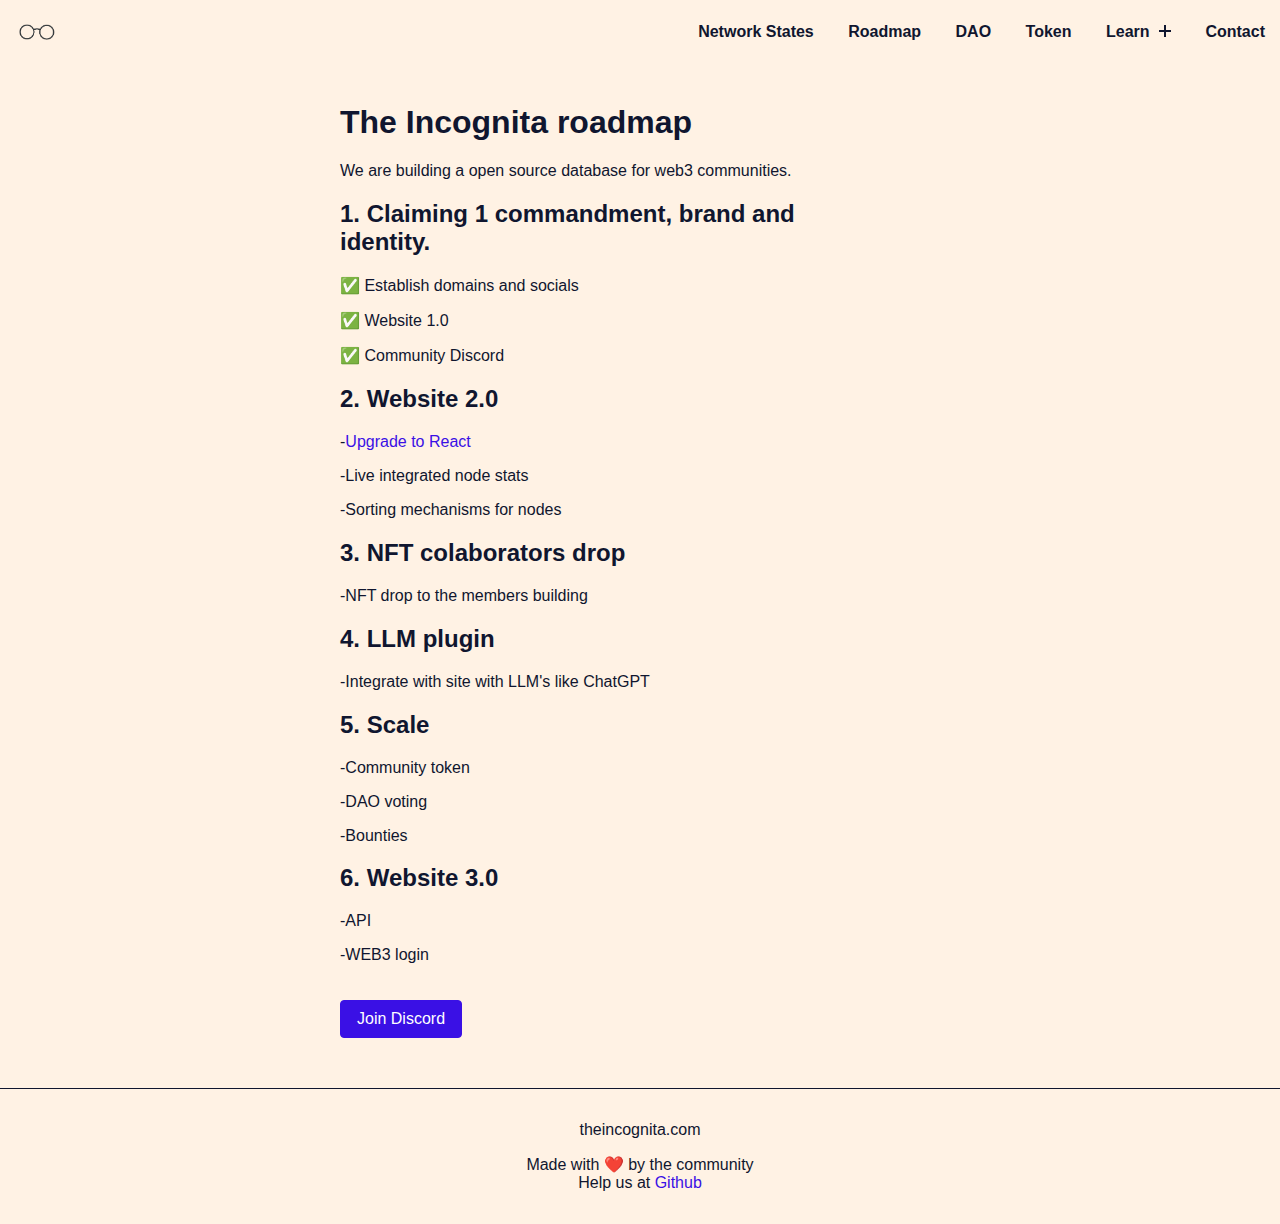
<file: roadmap.html>
<!DOCTYPE html>
<html>
  <head>
    <title>Roadmap | How we grow as DAO | The Incognita</title>
    <link rel="canonical" href="https://theincognita.com/roadmap" />
    <link rel="stylesheet" type="text/css" href="style.css" />
    <meta name="viewport" content="width=device-width, initial-scale=1.0" />
    <link rel="shortcut icon" type="favicon" href="icons/favicon.ico" />
  </head>

  <body>
    <div class="wrapper">
      <div class="content">
        <!-- header start -->
        <header class="header">
          <div class="container-header">
            <div class="header-main">
              <div class="logo">
                <a href="/">
                  <img src="icons/theIncognitaLogo.png" alt="Incognita logo"
                /></a>
              </div>
              <div class="open-nav-menu">
                <span></span>
              </div>
              <div class="menu-overlay"></div>
              <!-- navigation menu start -->
              <nav class="nav-menu">
                <div class="close-nav-menu">
                  <img src="icons/closex.svg" alt="close" />
                </div>
                <ul class="menu">
                  <li class="menu-item"><a href="network-states">Network States</a></li>
                  <li class="menu-item"><a href="roadmap">Roadmap</a></li>
                  <li class="menu-item"><a href="dao">DAO</a></li>
                  <li class="menu-item"><a href="token">Token</a></li>
                  <li class="menu-item menu-item-has-children">
                    <a
                      href="learn/learn-how-to-establish-a-network-state"
                      data-toggle="sub-menu"
                      >Learn <i class="plus"></i
                    ></a>
                    <ul class="sub-menu">
                      <li class="menu-item">
                        <a href="learn/learn-how-to-establish-a-network-state"
                          >How to establish a network state</a
                        >
                      </li>
                      <li class="menu-item"><a href="#">page 2</a></li>
                    </ul>
                  </li>
                  <li class="menu-item"><a href="#">Contact</a></li>
                </ul>
              </nav>
              <!-- navigation menu end -->
            </div>
          </div>
        </header>
        <!-- header end -->
        <!-- Content starts here -->
        <div class="container-content">
          <div class="hero-category">
            <h1>The Incognita roadmap</h1>
            <p>We are building a open source database for web3 communities.</p>
            <h2>1. Claiming 1 commandment, brand and identity.</h2>
            <p>✅ Establish domains and socials</p>
            <p>✅ Website 1.0</p>
            <p>✅ Community Discord</p>
            <h2>2. Website 2.0</h2>
            <p>-<a href="https://github.com/wagmiteth/theincognita-com" target="_blank">Upgrade to React</a></p>
            <p>-Live integrated node stats</p>
            <p>-Sorting mechanisms for nodes</p>
            <h2>3. NFT colaborators drop</h2>
            <p>-NFT drop to the members building</p>
            <h2>4. LLM plugin</h2>
            <p>-Integrate with site with LLM's like ChatGPT</p>
            <h2>5. Scale</h2>
            <p>-Community token</p>
            <p>-DAO voting</p>
            <p>-Bounties</p>
            <h2>6. Website 3.0</h2>
            <p>-API</p>
            <p>-WEB3 login</p>
            
            <!-- CTA starts here -->
            <div class="cta-container">
              <a
                href="https://discord.gg/EyvF2fEqWT"
                target="_blank"
                class="cta-general"
              >
                Join Discord</a
              >
            </div>
          </div>
        </div>
      </div>
      <!-- Footer starts here -->
      <footer>
        <div class="footer">
          <p>theincognita.com</p>
          <p>
            Made with ❤️ by the community
            <br />
            Help us at
            <a
              href="https://github.com/wagmiteth/theIncognita.github.io"
              target="_blank"
              >Github</a
            >
          </p>
        </div>
      </footer>
    </div>
    <script src="script.js"></script>
  </body>
</html>
</file>
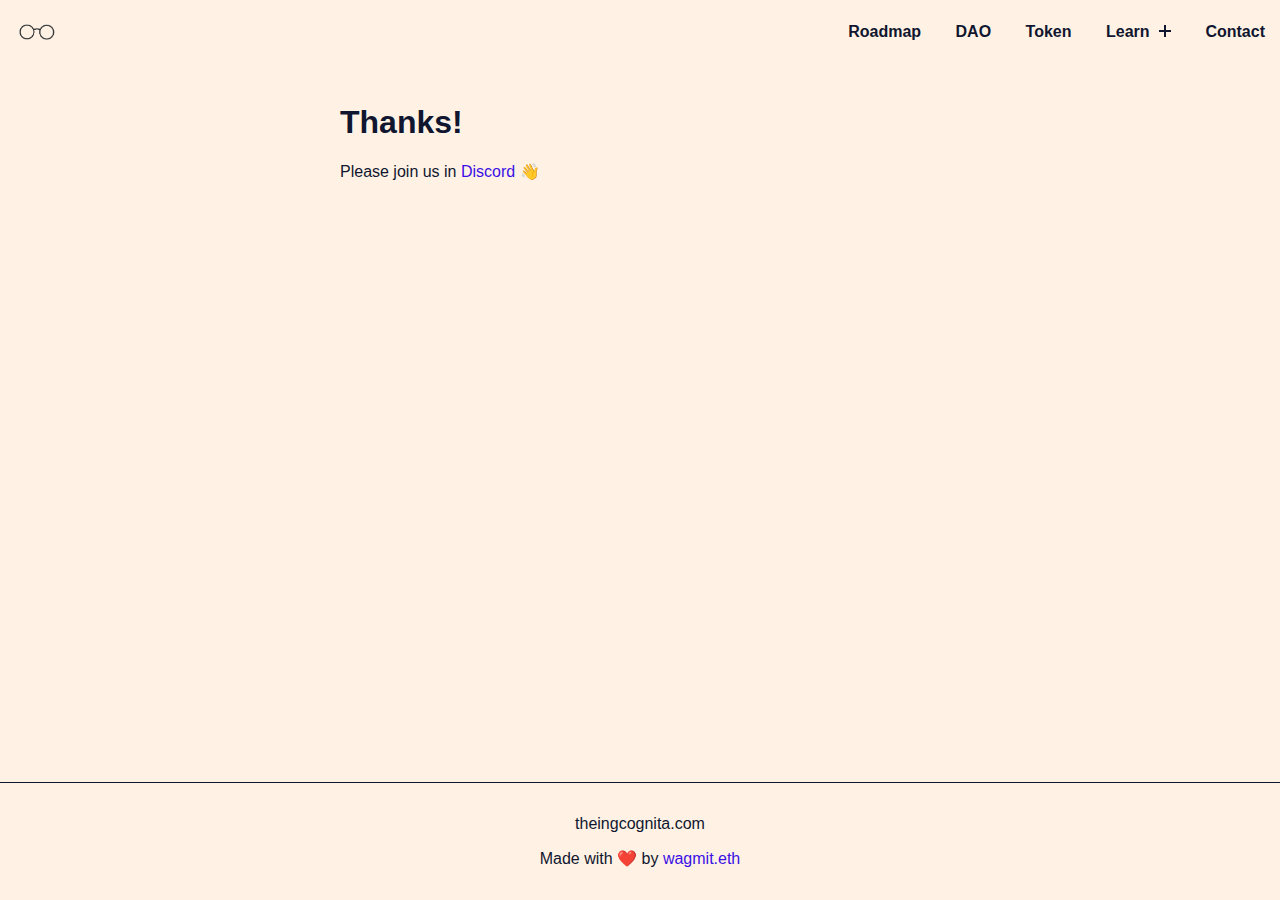
<file: thanks.html>
<!DOCTYPE html>
<html>
  <head>
    <title>Thanks for your subsmission | The Incognita</title>
    <link rel="canonical" href="https://theincognita.com/tanks" />
    <link rel="stylesheet" type="text/css" href="style.css" />
    <meta name="viewport" content="width=device-width, initial-scale=1.0" />
    <link
      rel="shortcut icon"
      type="favicon"
      href="icons/theIncognitaLogo.png"
    />
  </head>

  <body>
    <div class="wrapper">
      <div class="content">
        <!-- header start -->
    <header class="header">
      <div class="container-header">
        <div class="header-main">
          <div class="logo">
            <a href="/">
              <img src="icons/theIncognitaLogo.png" alt="Incognita logo"
            /></a>
          </div>
          <div class="open-nav-menu">
            <span></span>
          </div>
          <div class="menu-overlay"></div>
          <!-- navigation menu start -->
          <nav class="nav-menu">
            <div class="close-nav-menu">
              <img src="icons/closex.svg" alt="close" />
            </div>
            <ul class="menu">
              <li class="menu-item"><a href="roadmap">Roadmap</a></li>
              <li class="menu-item"><a href="dao">DAO</a></li>
              <li class="menu-item"><a href="token">Token</a></li>
              <li class="menu-item menu-item-has-children">
                <a
                  href="learn/learn-how-to-establish-a-network-state"
                  data-toggle="sub-menu"
                  >Learn <i class="plus"></i
                ></a>
                <ul class="sub-menu">
                  <li class="menu-item">
                    <a href="learn/learn-how-to-establish-a-network-state"
                      >How to establish a network state</a
                    >
                  </li>
                  <li class="menu-item"><a href="#">page 2</a></li>
                </ul>
              </li>
              <li class="menu-item"><a href="contact">Contact</a></li>
            </ul>
          </nav>
          <!-- navigation menu end -->
        </div>
      </div>
    </header>
    <!-- header end -->
        <!-- Content starts here -->
        <div class="container-content">
          <div class="hero-category">
            <h1>Thanks!</h1>
            <p>
              Please join us in
              <a href="https://discord.gg/EyvF2fEqWT" target="_blank"
                >Discord</a
              >
              👋
            </p>
            <!-- CTA starts here -->
          </div>
        </div>
      </div>
      <!-- Footer starts here -->
      <footer>
        <div class="footer">
          <div class="container">
            <p>theingcognita.com</p>
            <p>
              Made with ❤️ by
              <a href="https://twitter.com/wagmiteth" target="_blank"
                >wagmit.eth</a
              >
            </p>
          </div>
        </div>
      </footer>
    </div>
    <script src="script.js"></script>
  </body>
</html>
</file>
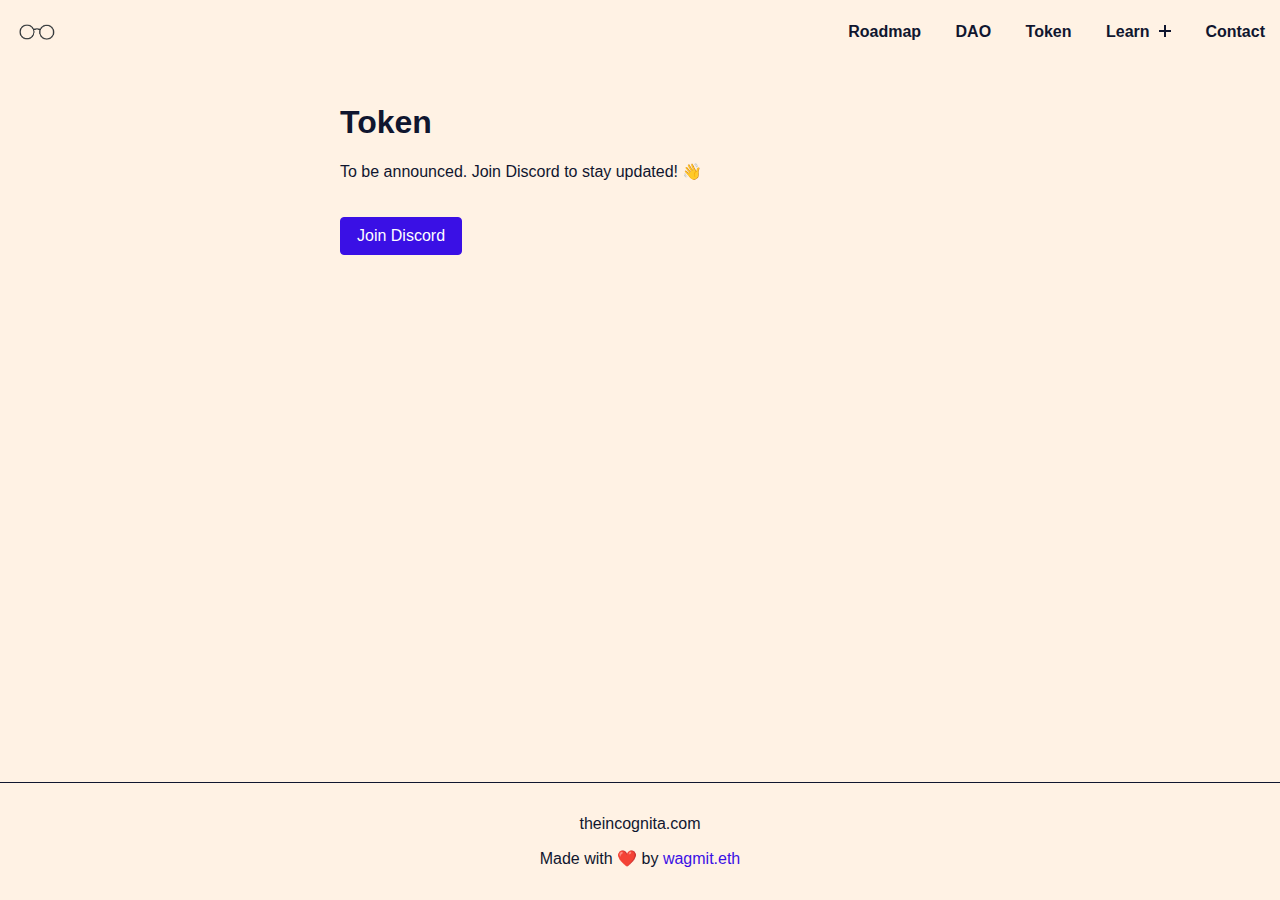
<file: token.html>
<!DOCTYPE html>
<html>

<head>
  <title> Token | The Incognita </title>
  <link rel="canonical" href="https://theincognita.com/token" />
  <link rel="stylesheet" type="text/css"  href="style.css">
  <script type="text/javascript" src="script.js"></script>
  <meta name="viewport" content="width=device-width, initial-scale=1.0">
  <link rel="shortcut icon" type="favicon" href="icons/favicon.ico">
</head>

  
<body> 
    <div class="wrapper">
  <div class="content">
 <!-- header start -->
 <header class="header">
  <div class="container-header">
    <div class="header-main">
      <div class="logo">
        <a href="/">
          <img src="icons/theIncognitaLogo.png" alt="Incognita logo"
        /></a>
      </div>
      <div class="open-nav-menu">
        <span></span>
      </div>
      <div class="menu-overlay"></div>
      <!-- navigation menu start -->
      <nav class="nav-menu">
        <div class="close-nav-menu">
          <img src="icons/closex.svg" alt="close" />
        </div>
        <ul class="menu">
          <li class="menu-item"><a href="roadmap">Roadmap</a></li>
          <li class="menu-item"><a href="dao">DAO</a></li>
          <li class="menu-item"><a href="token">Token</a></li>
          <li class="menu-item menu-item-has-children">
            <a
              href="learn/learn-how-to-establish-a-network-state"
              data-toggle="sub-menu"
              >Learn <i class="plus"></i
            ></a>
            <ul class="sub-menu">
              <li class="menu-item">
                <a href="learn-how-to-establish-a-network-state"
                  >How to establish a network state</a
                >
              </li>
              <li class="menu-item"><a href="#">page 2</a></li>
            </ul>
          </li>
          <li class="menu-item"><a href="#">Contact</a></li>
        </ul>
      </nav>
      <!-- navigation menu end -->
    </div>
  </div>
</header>
<!-- header end -->
   <!-- Content starts here -->
<div class="container-content">
  <div class="hero-category">
  <h1>Token</h1>
  <p>To be announced. Join Discord to stay updated! 👋 </p>
  <!-- CTA starts here -->
<div class="cta-container">
 <a href="https://discord.gg/EyvF2fEqWT" target="_blank" class="cta-general"> Join Discord</a>
  </div>
  </div>
  </div>
  </div>
     <!-- Footer starts here -->
  <footer>
  <div class="footer">
  <div class="container">
    <p>theincognita.com</p>
    <p>Made with ❤️ by <a href="https://twitter.com/wagmiteth" target="_blank">wagmit.eth</a></p>
  </div>
  </div>
</footer>
</div>
<script src="script.js"></script>
</body>

</html>
</file>
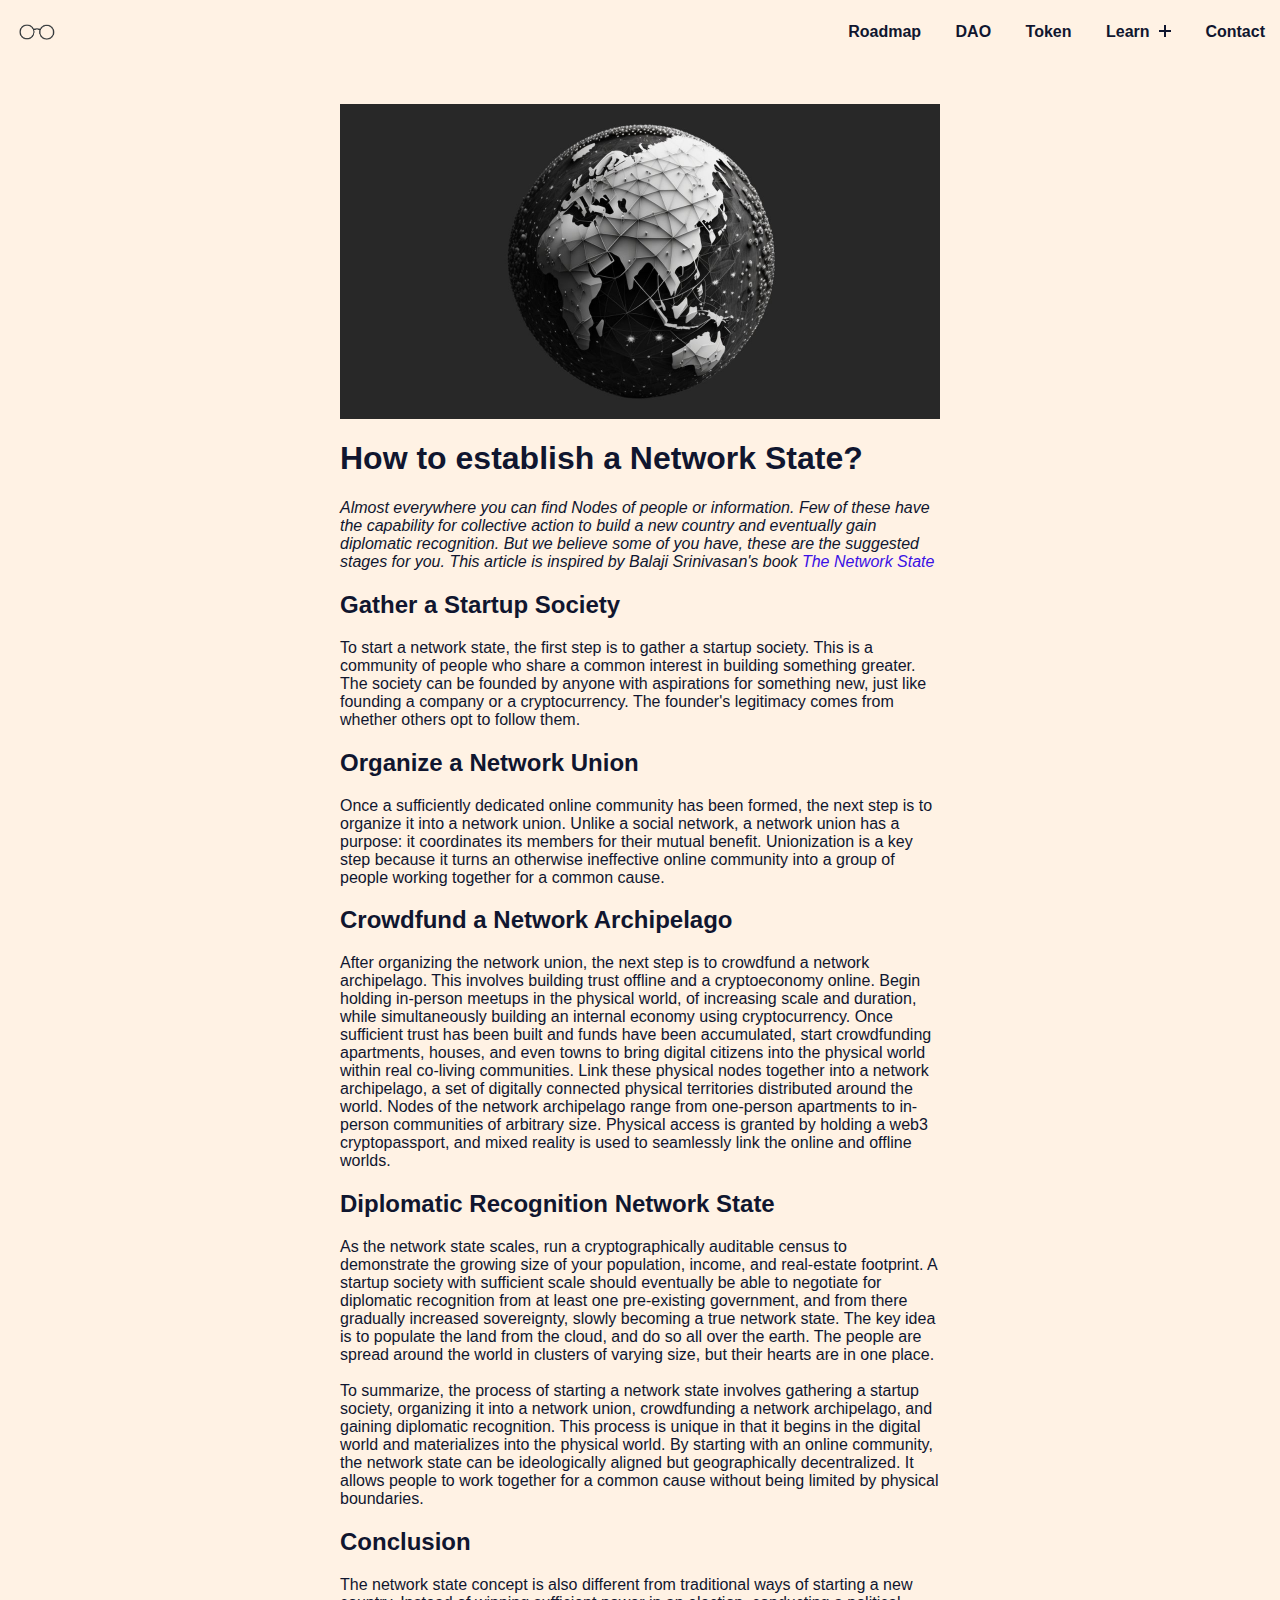
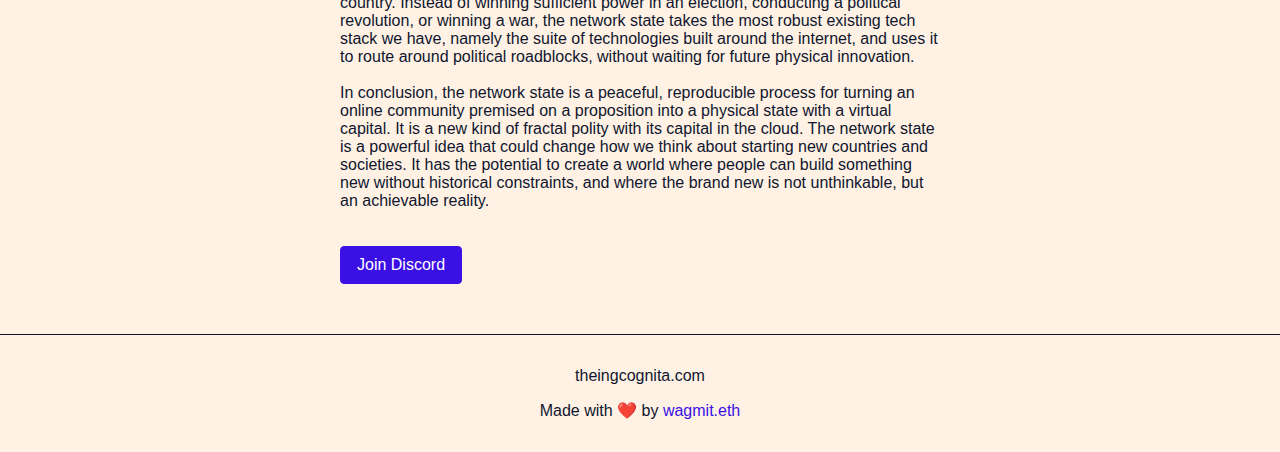
<file: learn/learn-how-to-establish-a-network-state.html>
<!DOCTYPE html>
<html>
  <head>
    <title>
      Startup Society | Network Union | Network Archipelago | Network State
    </title>
    <link
      rel="canonical"
      href="https://theincognita.com/learn-how-to-establish-a-network-state"
    />
    <link rel="stylesheet" type="text/css" href="../style.css" />
    <meta name="viewport" content="width=device-width, initial-scale=1.0" />
    <link
      rel="shortcut icon"
      type="favicon"
      href="../icons/theIncognitaLogo.png"
    />
  </head>

  <body>
    <div class="wrapper">
      <div class="content">
        <!-- header start -->
        <header class="header">
          <div class="container-header">
            <div class="header-main">
              <div class="logo">
                <a href="/">
                  <img src="../icons/theIncognitaLogo.png" alt="Incognita logo"
                /></a>
              </div>
              <div class="open-nav-menu">
                <span></span>
              </div>
              <div class="menu-overlay"></div>
              <!-- navigation menu start -->
              <nav class="nav-menu">
                <div class="close-nav-menu">
                  <img src="../icons/closex.svg" alt="close" />
                </div>
                <ul class="menu">
                  <li class="menu-item"><a href="../roadmap">Roadmap</a></li>
                  <li class="menu-item"><a href="../dao">DAO</a></li>
                  <li class="menu-item"><a href="../token">Token</a></li>
                  <li class="menu-item menu-item-has-children">
                    <a
                      href="../learn/learn-how-to-establish-a-network-state"
                      data-toggle="sub-menu"
                      >Learn <i class="plus"></i
                    ></a>
                    <ul class="sub-menu">
                      <li class="menu-item">
                        <a href="../learn/learn-how-to-establish-a-network-state"
                          >How to establish a network state</a
                        >
                      </li>
                      <li class="menu-item"><a href="#">page 2</a></li>
                    </ul>
                  </li>
                  <li class="menu-item"><a href="contact">Contact</a></li>
                </ul>
              </nav>
              <!-- navigation menu end -->
            </div>
          </div>
        </header>
        <!-- header end -->
        <!-- Content starts here -->
          <div class="blog-category">
            <img src="../pictures/How-to-establish-a-Network-State.jpeg" alt="Black and white globe with nodes" id="blog-header">
            <h1>How to establish a Network State?</h1>
            <i
              >Almost everywhere you can find Nodes of people or information.
              Few of these have the capability for collective action to build a
              new country and eventually gain diplomatic recognition. But we
              believe some of you have, these are the suggested stages for you.
              This article is inspired by Balaji Srinivasan's book
              <a href="https://thenetworkstate.com" target="_blank"
                >The Network State</a
              ></i
            >
            <h2>Gather a Startup Society</h2>
            <p>To start a network state, the first step is to gather a startup society. This is a community of people who share a common interest in building something greater. The society can be founded by anyone with aspirations for something new, just like founding a company or a cryptocurrency. The founder's legitimacy comes from whether others opt to follow them.</p>
            <h2>Organize a Network Union</h2>
            <p>Once a sufficiently dedicated online community has been formed, the next step is to organize it into a network union. Unlike a social network, a network union has a purpose: it coordinates its members for their mutual benefit. Unionization is a key step because it turns an otherwise ineffective online community into a group of people working together for a common cause.</p>
            <h2>Crowdfund a Network Archipelago</h2>
            <p>After organizing the network union, the next step is to crowdfund a network archipelago. This involves building trust offline and a cryptoeconomy online. Begin holding in-person meetups in the physical world, of increasing scale and duration, while simultaneously building an internal economy using cryptocurrency. Once sufficient trust has been built and funds have been accumulated, start crowdfunding apartments, houses, and even towns to bring digital citizens into the physical world within real co-living communities. Link these physical nodes together into a network archipelago, a set of digitally connected physical territories distributed around the world. Nodes of the network archipelago range from one-person apartments to in-person communities of arbitrary size. Physical access is granted by holding a web3 cryptopassport, and mixed reality is used to seamlessly link the online and offline worlds.</p>
            <h2>Diplomatic Recognition Network State</h2>
            <p>As the network state scales, run a cryptographically auditable census to demonstrate the growing size of your population, income, and real-estate footprint. A startup society with sufficient scale should eventually be able to negotiate for diplomatic recognition from at least one pre-existing government, and from there gradually increased sovereignty, slowly becoming a true network state. The key idea is to populate the land from the cloud, and do so all over the earth. The people are spread around the world in clusters of varying size, but their hearts are in one place.
              <br>
              <br>
              To summarize, the process of starting a network state involves gathering a startup society, organizing it into a network union, crowdfunding a network archipelago, and gaining diplomatic recognition. This process is unique in that it begins in the digital world and materializes into the physical world. By starting with an online community, the network state can be ideologically aligned but geographically decentralized. It allows people to work together for a common cause without being limited by physical boundaries.</p>
            <h2>Conclusion</h2>
            <p>The network state concept is also different from traditional ways of starting a new country. Instead of winning sufficient power in an election, conducting a political revolution, or winning a war, the network state takes the most robust existing tech stack we have, namely the suite of technologies built around the internet, and uses it to route around political roadblocks, without waiting for future physical innovation.
              <br>
              <br>
              In conclusion, the network state is a peaceful, reproducible process for turning an online community premised on a proposition into a physical state with a virtual capital. It is a new kind of fractal polity with its capital in the cloud. The network state is a powerful idea that could change how we think about starting new countries and societies. It has the potential to create a world where people can build something new without historical constraints, and where the brand new is not unthinkable, but an achievable reality.</p>

            <!-- CTA starts here -->
            <div class="cta-container">
              <a
                href="https://discord.gg/EyvF2fEqWT"
                target="_blank"
                class="cta-general"
              >
                Join Discord</a
              >
            </div>
          </div>
        </div>
      </div>
      <!-- Footer starts here -->
      <footer>
        <div class="footer">
          <div class="container">
            <p>theingcognita.com</p>
            <p>
              Made with ❤️ by
              <a href="https://twitter.com/wagmiteth" target="_blank"
                >wagmit.eth</a
              >
            </p>
          </div>
        </div>
      </footer>
    <script src="../script.js"></script>
  </body>
</html>
</file>
<file: style.css>
/*
* Global variables
**/
:root {
  --text-color: #10162f;
  --primary-color: #3a10e5;
  --hover-color: gray;
  --background-color: #fff2e4;
}
* {

}

body {
  background-color: var(--background-color);
  font-family: Arial, sans-serif;
  text-align: left;
  color: var(--text-color);
}
.container-content{
  max-width: 600px;
  margin: 0 auto;
}

@media (max-width: 600px) {
  .content-container {
    max-width: 96%;
  }
}

html,
body {
  height: 100%;
  margin: 0;
}

.wrapper {
  display: grid;
  grid-template-rows: 1fr auto;
  min-height: 100%;
}

.content {
  grid-row: 1 / span 1;
  
}

.container {
  max-width: 1100px;
  margin: 0 auto;
}

/*Navbar starts here*/
body.hidden-scrolling {
  overflow-y: hidden;
}

.container-header {
  margin: auto;
}
ul {
  list-style: none;
  margin: 0;
  padding: 0;
}
a {
  text-decoration: none;
}

/*header*/
.header {
  position: relative;
  width: 100%;
  left: 0;
  top: 0;
  z-index: 99;
}
.header-main {
  display: flex;
  justify-content: space-between;
  align-items: center;
  padding: 10px 0;
  border-radius: 4px;
  margin-bottom: 40px;
}
.header .logo {
  padding: 0 15px;
}

.header .nav-menu {
  padding: 0 15px;
}
.header .menu > .menu-item {
  display: inline-block;
  margin-left: 30px;
  position: relative;
}
.header .menu > .menu-item > a {
  display: block;
  padding: 12px 0;
  font-size: 16px;
  color: var(--text-color);
  font-weight: 600;
  transition: all 0.3s ease;
}
.header .menu > .menu-item > a .plus {
  display: inline-block;
  height: 12px;
  width: 12px;
  position: relative;
  margin-left: 5px;
  pointer-events: none;
}
.header .menu > .menu-item > a .plus:before,
.header .menu > .menu-item > a .plus:after {
  content: "";
  position: absolute;
  box-sizing: border-box;
  left: 50%;
  top: 50%;
  background-color: var(--text-color);
  height: 2px;
  width: 100%;
  transform: translate(-50%, -50%);
  transition: all 0.3s ease;
}
.header .menu > .menu-item:hover > a .plus:before,
.header .menu > .menu-item:hover > a .plus:after {
  background-color: var(--primary-color);
}
.header .menu > .menu-item > a .plus:after {
  transform: translate(-50%, -50%) rotate(-90deg);
}
.header .menu > .menu-item > .sub-menu > .menu-item > a:hover,
.header .menu > .menu-item:hover > a {
  color: var(--hover-color);
}
.header .menu > .menu-item > .sub-menu {
  box-shadow: 0 0 10px rgba(0, 0, 0, 0.2);
  width: 220px;
  position: absolute;
  left: 0;
  top: 100%;
  background-color: #ffffff;
  padding: 10px 0;
  transform: translateY(10px);
  transition: all 0.3s ease;
  opacity: 0;
  visibility: hidden;
}
@media (min-width: 992px) {
  .header .menu > .menu-item-has-children:hover > .sub-menu {
    transform: translateY(0);
    opacity: 1;
    visibility: visible;
  }
  .header .menu > .menu-item-has-children:hover > a .plus:after {
    transform: translate(-50%, -50%) rotate(0deg);
  }
}
.header .menu > .menu-item > .sub-menu > .menu-item {
  display: block;
}
.header .menu > .menu-item > .sub-menu > .menu-item > a {
  display: block;
  padding: 10px 20px;
  font-size: 16px;
  font-weight: 600;
  color: var(--text-color);
  transition: all 0.3s ease;
}
.header .open-nav-menu {
  height: 34px;
  width: 40px;
  margin-right: 15px;
  display: none;
  align-items: center;
  justify-content: center;
  cursor: pointer;
}
.header .open-nav-menu span {
  display: block;
  height: 3px;
  width: 24px;
  background-color: var(--text-color);
  position: relative;
}
.header .open-nav-menu span:before,
.header .open-nav-menu span:after {
  content: "";
  position: absolute;
  left: 0;
  width: 100%;
  height: 100%;
  background-color: var(--text-color);
  box-sizing: border-box;
}
.header .open-nav-menu span:before {
  top: -7px;
}
.header .open-nav-menu span:after {
  top: 7px;
}
.header .close-nav-menu {
  height: 40px;
  width: 40px;
  margin: 0 0 15px 15px;
  cursor: pointer;
  display: none;
  align-items: center;
  justify-content: center;
}
.header .close-nav-menu img {
  width: 32px;
}
.header .menu-overlay {
  position: fixed;
  z-index: 999;
  background-color: rgba(0, 0, 0, 0.5);
  left: 0;
  top: 0;
  height: 100%;
  width: 100%;
  visibility: hidden;
  opacity: 0;
  transition: all 0.3s ease;
}


/* responsive */

@media (max-width: 991px) {
  .header .menu-overlay.active {
    visibility: visible;
    opacity: 1;
  }
  .header .nav-menu {
    position: fixed;
    right: -280px;
    visibility: hidden;
    width: 280px;
    height: 100%;
    top: 0;
    overflow-y: auto;
    background-color: #222222;
    z-index: 1000;
    padding: 15px 0;
    transition: all 0.5s ease;
  }
  .header .nav-menu.open {
    visibility: visible;
    right: 0px;
  }
  .header .menu > .menu-item {
    display: block;
    margin: 0;
  }
  .header .menu > .menu-item-has-children > a {
    display: flex;
    justify-content: space-between;
    align-items: center;
  }
  .header .menu > .menu-item > a {
    color: #ffffff;
    padding: 12px 15px;
    border-bottom: 1px solid #333333;
  }
  .header .menu > .menu-item:first-child > a {
    border-top: 1px solid #333333;
  }
  .header .menu > .menu-item > a .plus:before,
  .header .menu > .menu-item > a .plus:after {
    background-color: #ffffff;
  }
  .header .menu > .menu-item-has-children.active > a .plus:after {
    transform: translate(-50%, -50%) rotate(0deg);
  }
  .header .menu > .menu-item > .sub-menu {
    width: 100%;
    position: relative;
    opacity: 1;
    visibility: visible;
    border: none;
    background-color: transparent;
    box-shadow: none;
    transform: translateY(0px);
    padding: 0px;
    left: auto;
    top: auto;
    max-height: 0;
    overflow: hidden;
  }
  .header .menu > .menu-item > .sub-menu > .menu-item > a {
    padding: 12px 45px;
    color: #ffffff;
    border-bottom: 1px solid #333333;
  }
  .header .close-nav-menu,
  .header .open-nav-menu {
    display: flex;
  }
}

.header-h2 {
	margin-top: 20px;
}

/* Hero section starts here */
.hero {
  display: flex;
  margin-left: 2px;
}

.hero-category {
  max-width: 550px;
}

.hero h1 {
  text-align: left;
  margin-bottom: 20px;
}
.hero h2 {
margin-bottom: 20px;
}

.hero-left {
  flex: 1; /* This will make the left section take up all the remaining space */
}

/* Popup starts here */

.popup-hidden {
    display: none;
}

#popup {
    position: fixed;
    z-index: 1;
    left: 0;
    top: 0;
    width: 100%;
    height: 100%;
    background-color: rgba(0, 0, 0, 0.5);
}

.popup-content {
    position: relative;
    background-color: var(--background-color);
    margin: 15% auto;
    padding: 20px;
    border: 1px solid #888;
    width: 80%;
    max-width: 400px;
    box-shadow: 0 4px 8px 0 rgba(0, 0, 0, 0.2), 0 6px 20px 0 rgba(0, 0, 0, 0.19);
}

.close {
    color: #aaa;
    float: right;
    font-size: 28px;
    font-weight: bold;
    cursor: pointer;
}

.close:hover {
    color: #000;
    text-decoration: none;
}


/* CTA styling */

.cta-general {
  border: solid 1px var(--primary-color);
  border-radius: 4px;
  color: white;
  background-color: var(--primary-color);
  padding: 9px 16px;
  cursor: pointer;
  float: left;
  text-decoration: none;
  margin-top: 20px;
}
.cta-hero.left {
  border: solid 1px var(--primary-color);
  border-radius: 4px;
  color: white;
  background-color: var(--primary-color);
  padding: 9px 16px;
  cursor: pointer;
  float: left;
}

.cta-hero.right {
  border: solid 1px;
  border-radius: 4px;
  color: var(--primary-color);
  background-color: white;
  padding: 9px 16px;
  margin-left: 60px;
  cursor: pointer;
  float: left;
}
.cta-general:hover {
  background-color: #5031f3;
  color: white;
}
.cta-hero.left:hover {
  background-color: #5031f3;
}
.cta-hero.right:hover {
  background-color: #5031f3;
  color: white;
}

.hero-right {
  flex: 1; /* This will make the right section take up the same amount of space as the left section */
}

/* Style the image inside the hero-right section, if needed */
.hero-right img {
  width: 300px;
  height: 300px;
}

/* Media query to hide the right section on mobile view */
@media (max-width: 600px) {
  .hidden-mobile {
    display: none;
  }
}

/* Hero section ends here */

h1 {
  font-size: 32px;
}

h4 {
  font-weight: bold;
  margin: 0px 0px;
  color: var(--text-color);
}

h4:hover {
  color: var(--hover-color);
}

a {
  color: var(--primary-color);
  text-decoration: none;
}

a:hover {
  color: var(--hover-color);
}

/*Tabble starts here*/
table {
  border-collapse: collapse;
  width: 100%;
}
td:first-child {
  width: 48px; /* or the width of your image */
  overflow: hidden;
  white-space: nowrap;
}

th,
td {
  text-align: left;
  padding: 2px;
}

tr:nth-child(even) {
  background-color: white;
}
.td-left-corners {
  border-radius: 10px 0px 0px 10px;
}
.td-right-corners {
  border-radius: 0px 10px 10px 0px;
  text-align: right;
}

.text-right {
  text-align: right;
}

@media screen and (max-width: 600px) {
  th:nth-of-type(3),
  td:nth-of-type(3),
  th:nth-of-type(4),
  td:nth-of-type(4),
  th:nth-of-type(5),
  td:nth-of-type(5) {
    display: none;
  }
}

@media screen and (min-width: 601px) {
  th:nth-of-type(2),
  td:nth-of-type(2) {
    display: none;
  }
  .mobile-only {
    display: none;
  }
}

/*Hide 1:st row mobile */
@media screen and (max-width: 600px) {
  tr:first-child {
    display: none;
  }
}
/*Hide 1:st row mobile */

/*Picture and icons*/
img {
  vertical-align: top;
  height: 40px;
  margin: 2px 2px;
}

#social-icons {
  height: 18px;
  margin: 0 2px;
  padding: 5px;
  border: 1px solid gray;
  border-radius: 50%;
}
#social-icons:hover {
  border: 1px solid black;
}
/* Keep the 5 column 116px wide to prevent  */
td:nth-child(5) {
  width: 116px;
}

/* Add this style for the CTA button */
.cta {
  border: none;
  border-radius: 20px;
  color: white;
  background-color: black;
  padding: 9px 16px;
  margin-right: 2px;
  cursor: pointer;
}
.cta:hover {
  background-color: var(--hover-color);
}

/*text-table starts here*/

.text-table {
  display: inline-flex;
  flex-wrap: wrap;
  justify-content: center;
}

.container-table {
  width: 150px;
}

/*Tabble ends here*/

.footer {
  grid-row: 2 / span 1;
}

footer {
  background-color: #fff2e4;
  padding: 1em;
  margin-top: 50px;
  border-top: 1px solid #10162f;
  text-align: center;
}

/**
* Form styles 
* */

form {
  display: flex;
  flex-direction: column;
  align-items: center;
  margin: 0 auto;
  max-width: 550px;
  padding-right: 20px;
  font-weight: bold;
}

label {
  margin-top: 1rem;
  width: 100%;
}

input,
textarea {
  width: 100%;
  padding: 0.5rem;
  margin-top: 0.5rem;
  border: 1px solid gray;
  border-radius: 4px;
  font-size: 1rem;
}

button[type="submit"] {
  margin-top: 1rem;
  padding: 9px 16px;
  background-color: var(--primary-color);
  color: white;
  border: none;
  border-radius: 4px;
  font-size: 1rem;
  cursor: pointer;
}

button[type="submit"]:hover {
  background-color: #5031f3;
}

/* Blog catergory starts here */
.blog-category{
  max-width: 600px;
  margin: 0 auto;
}
#blog-header{
  max-width: 600px;
  height: auto;
  display: block;
  margin: 0 auto;
}

@media (max-width: 600px) {
  .blog-category {
    max-width: 96%; /* Adjust the maximum width */
  }
  #blog-header {
    max-width: 96%; 
  }
}
</file>
